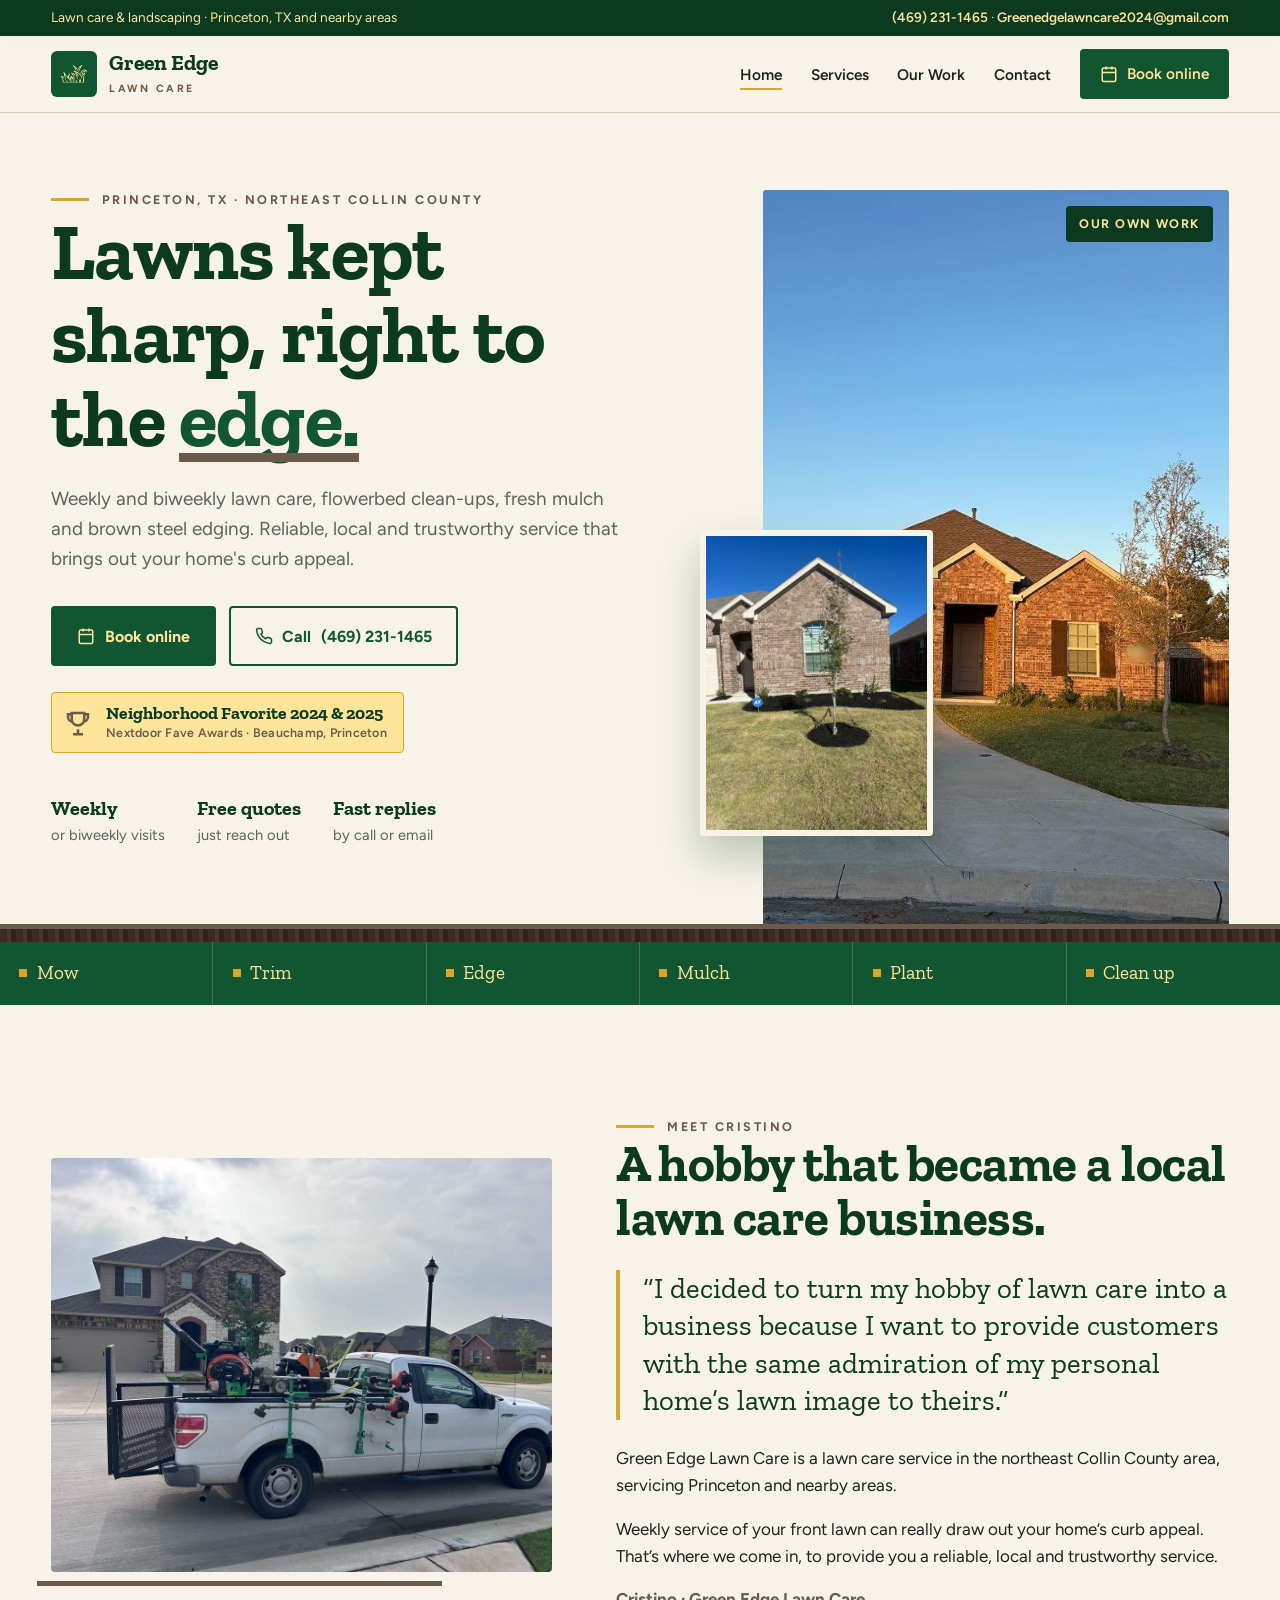
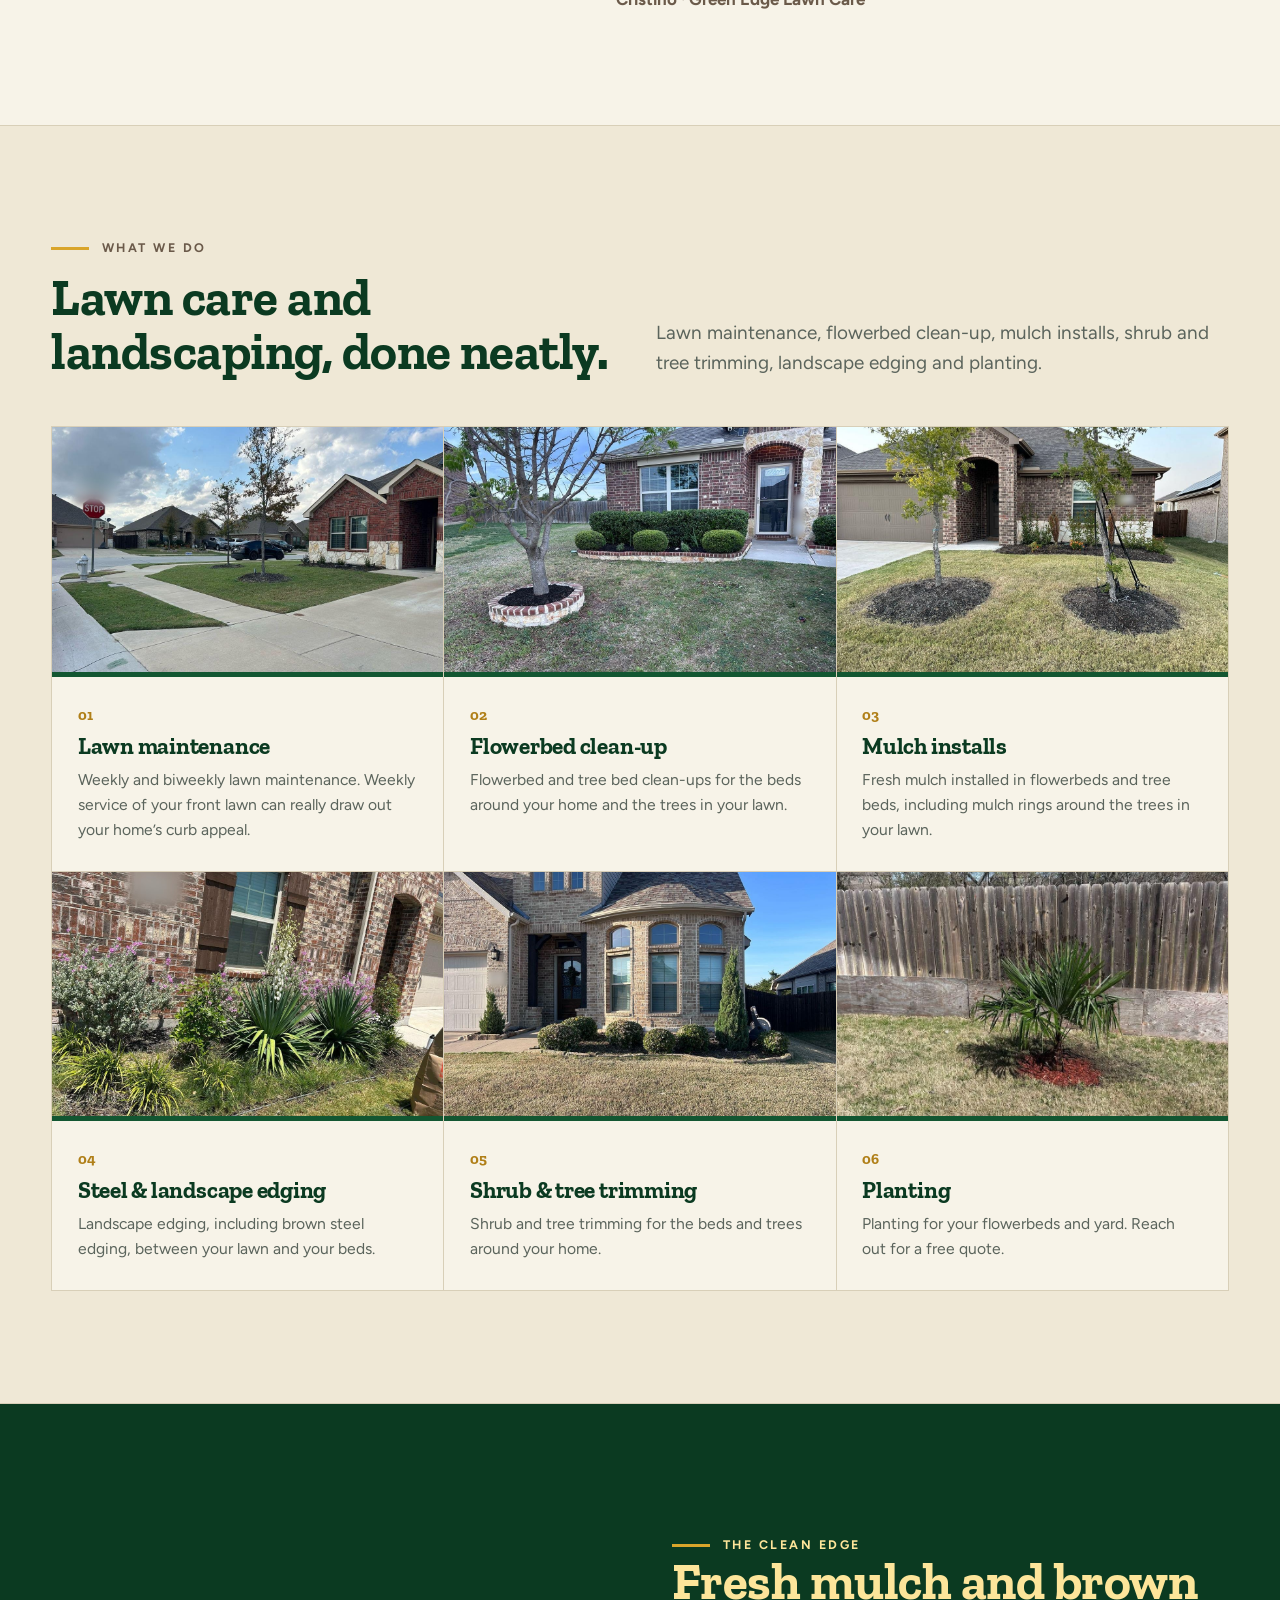
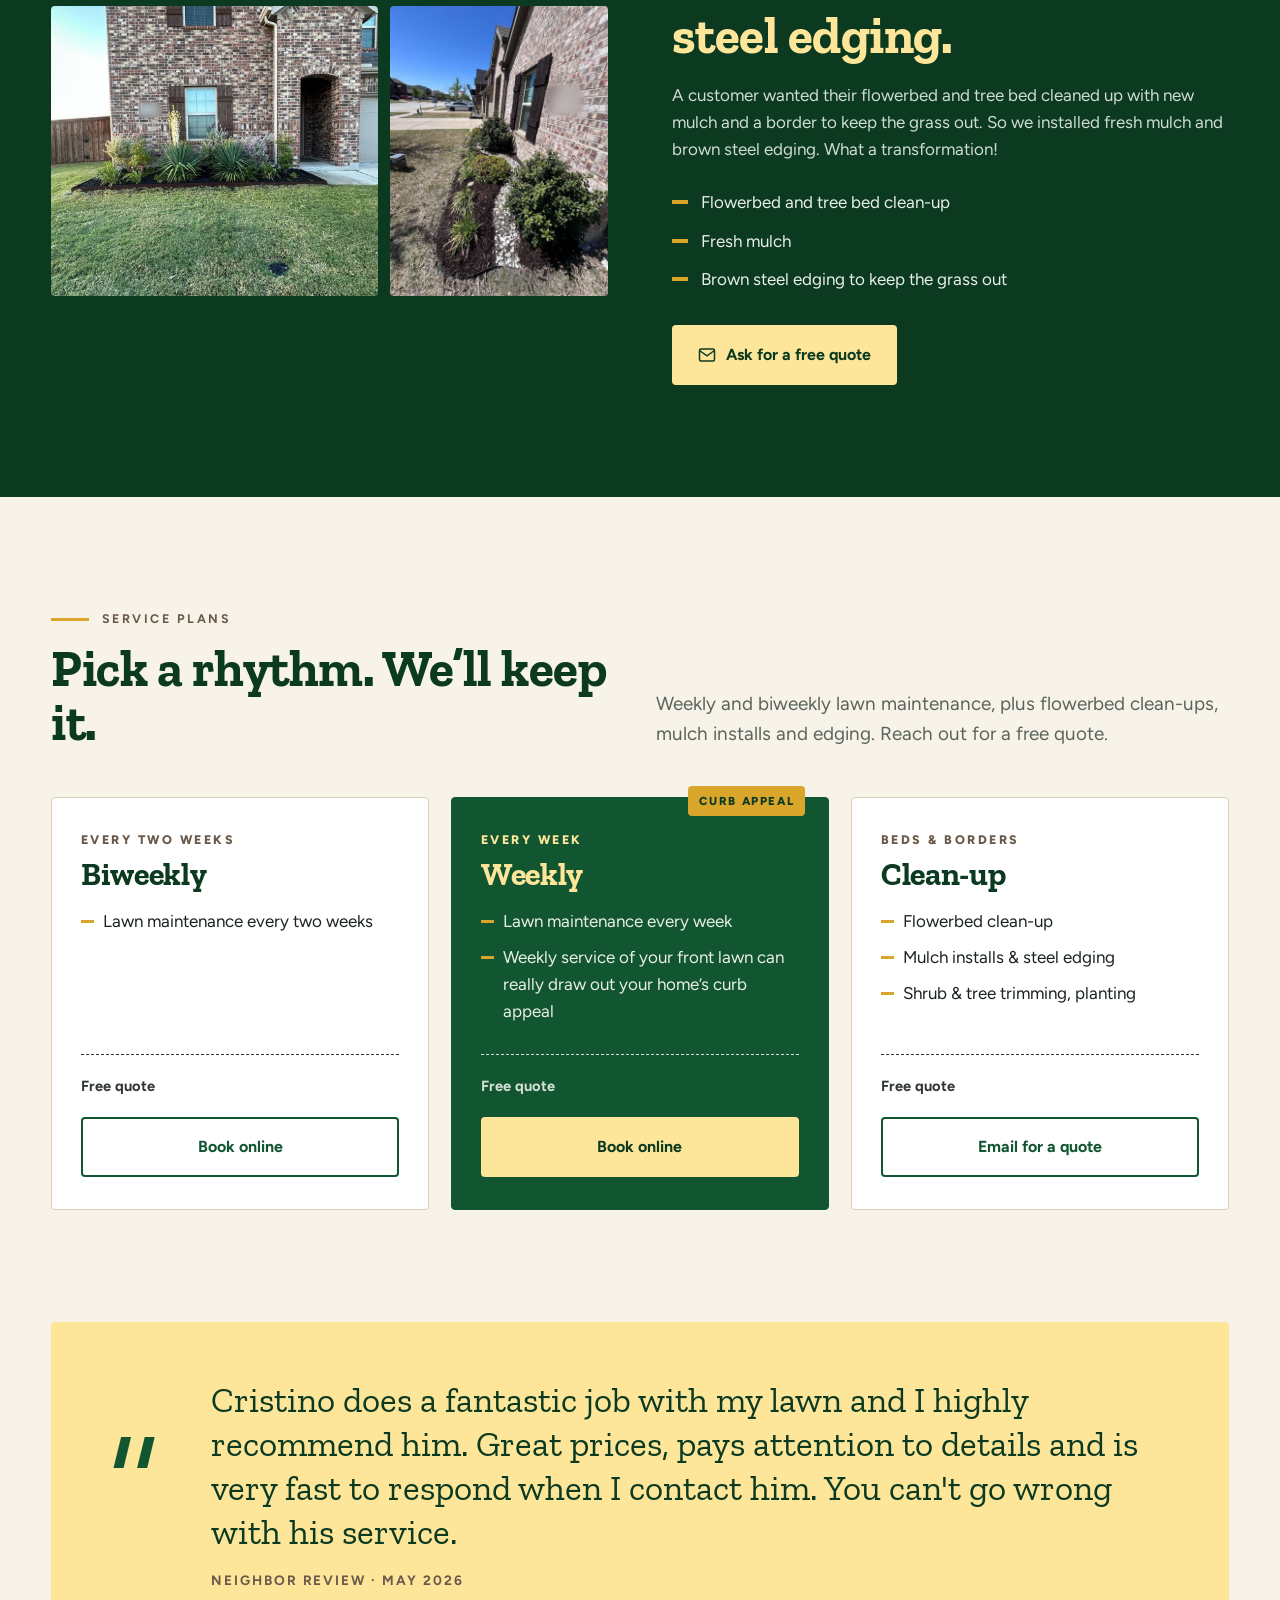
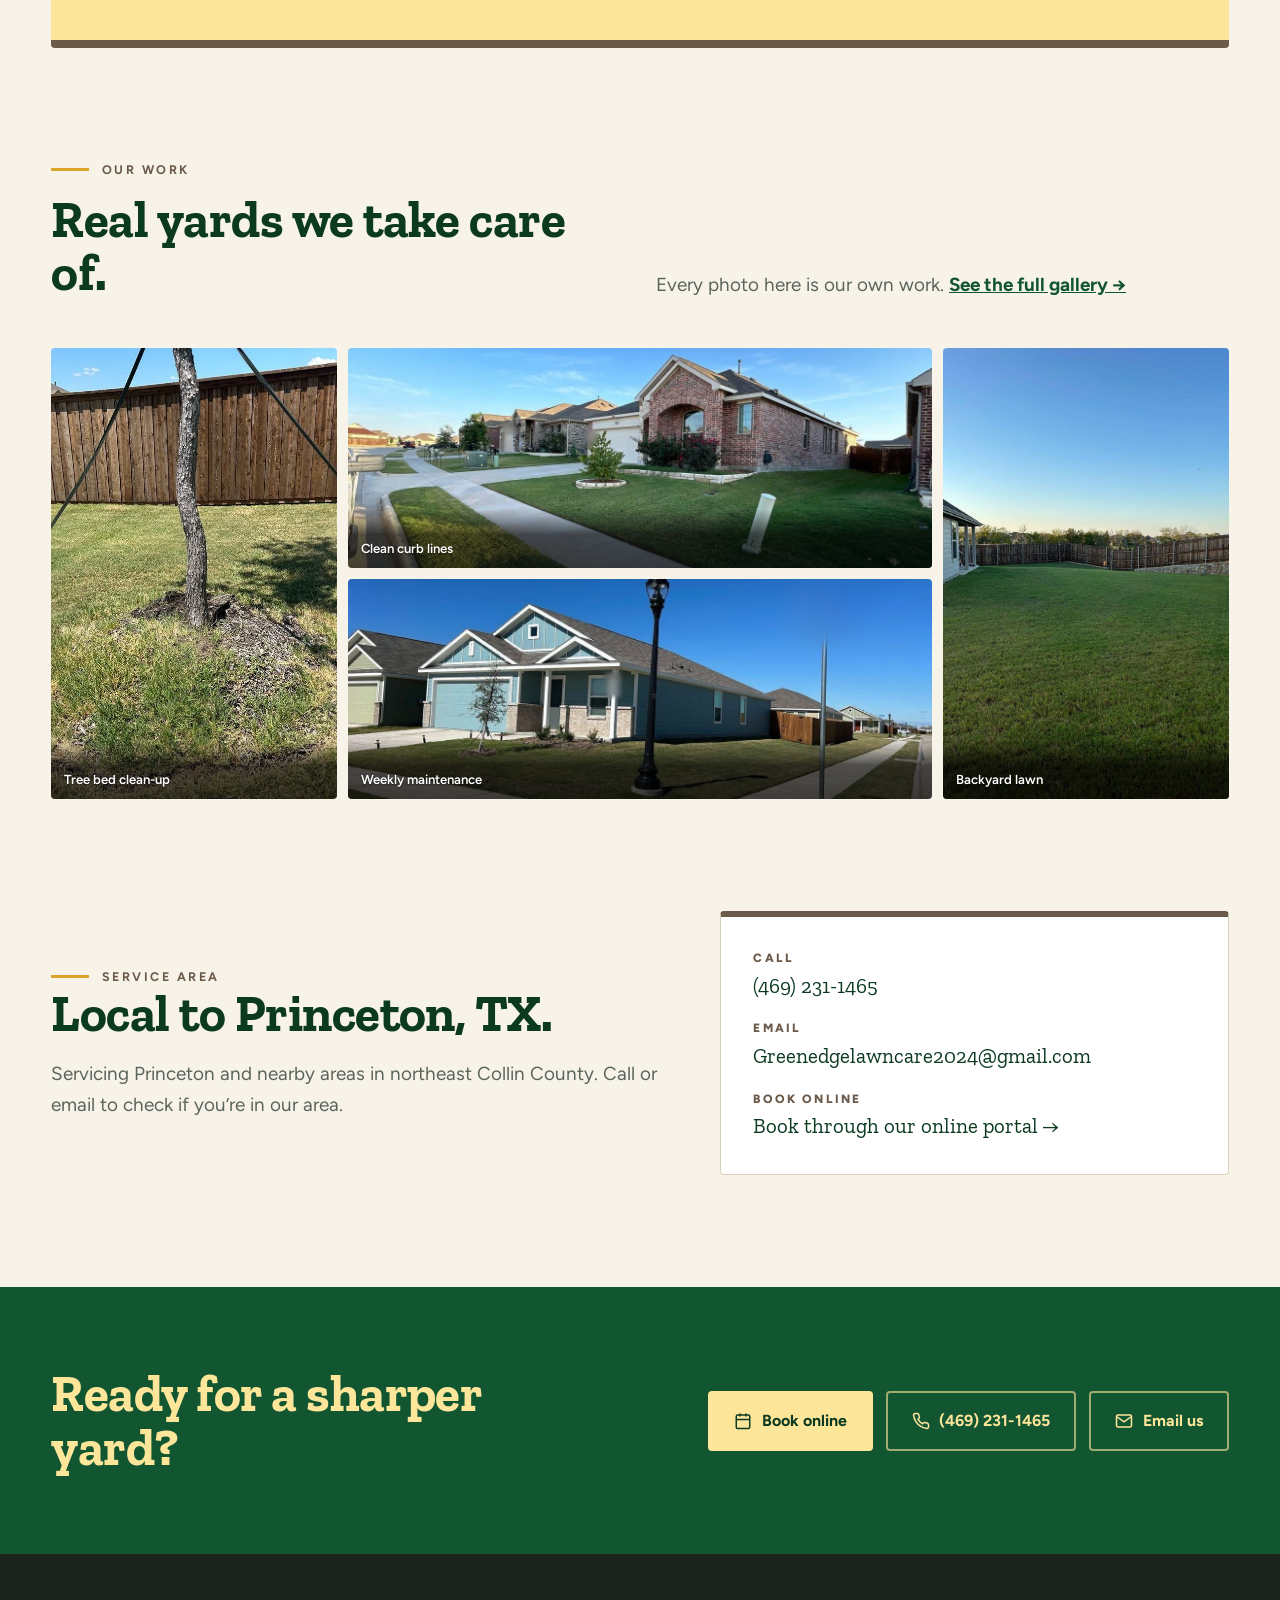
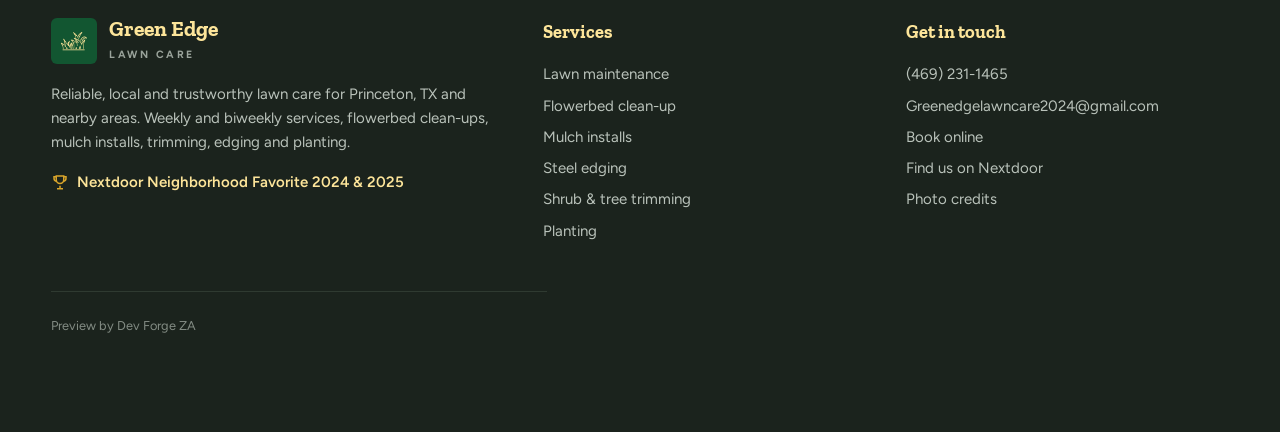
<file: index.html>
<!doctype html>
<html lang="en">
<head>
<meta charset="utf-8">
<meta name="viewport" content="width=device-width,initial-scale=1">
<title>Green Edge Lawn Care | Lawn Care in Princeton, TX</title>
<meta name="description" content="Green Edge Lawn Care: weekly and biweekly lawn maintenance, flowerbed clean-up, mulch installs, steel edging, trimming and planting in Princeton, TX and nearby areas. Call (469) 231-1465.">
<meta name="robots" content="noindex">
<meta name="theme-color" content="#125631">
<meta property="og:title" content="Green Edge Lawn Care | Lawn Care in Princeton, TX">
<meta property="og:description" content="Green Edge Lawn Care: weekly and biweekly lawn maintenance, flowerbed clean-up, mulch installs, steel edging, trimming and planting in Princeton, TX and nearby areas. Call (469) 231-1465.">
<meta property="og:type" content="website">
<meta property="og:url" content="https://rudsrudibotha.github.io/green-edge-lawn-care-preview/">
<meta property="og:image" content="https://rudsrudibotha.github.io/green-edge-lawn-care-preview/images/own-cover.jpg">
<link rel="icon" href="favicon.png">
<link rel="apple-touch-icon" href="apple-touch-icon.png">
<link rel="preconnect" href="https://fonts.googleapis.com">
<link rel="preconnect" href="https://fonts.gstatic.com" crossorigin>
<link href="https://fonts.googleapis.com/css2?family=Figtree:wght@400;500;600;700;800&family=Zilla+Slab:wght@600;700&display=swap" rel="stylesheet">
<link rel="stylesheet" href="styles.css">
</head>
<body>
<div class="strip"><div class="wrap"><span>Lawn care &amp; landscaping · Princeton, TX and nearby areas</span><span><a href="tel:+14692311465"><span class="nw">(469) 231-1465</span></a><span class="hide-sm"> · <a href="mailto:Greenedgelawncare2024@gmail.com?subject=Lawn%20care%20quote"><span class="email">Greenedgelawncare2024@<wbr>gmail.com</span></a></span></span></div></div>
<header class="nav"><div class="wrap">
<a class="brand" href="index.html"><img src="images/own-logo-sm.jpg" alt="Green Edge Lawn Care logo" width="46" height="46"><span><b>Green Edge</b><small>Lawn Care</small></span></a>
<button class="menu-btn" type="button" aria-expanded="false" aria-controls="menu" aria-label="Open menu"><svg class="i-open" viewBox="0 0 24 24" fill="none" stroke="currentColor" stroke-width="2.2" stroke-linecap="round" aria-hidden="true"><path d="M4 7h16M4 12h16M4 17h16"/></svg><svg class="i-close" viewBox="0 0 24 24" fill="none" stroke="currentColor" stroke-width="2.2" stroke-linecap="round" aria-hidden="true"><path d="M6 6l12 12M18 6L6 18"/></svg><span class="mb-t">Menu</span></button>
<ul id="menu"><li><a href="index.html" aria-current="page">Home</a></li><li><a href="services.html">Services</a></li><li><a href="work.html">Our Work</a></li><li><a href="contact.html">Contact</a></li><li><a class="btn btn-green" href="https://www.yardbook.com/businesses/131669" target="_blank" rel="noopener"><svg viewBox="0 0 24 24" fill="none" stroke="currentColor" stroke-width="2"><rect x="3" y="4" width="18" height="18" rx="2"/><path d="M16 2v4M8 2v4M3 10h18"/></svg> Book online</a></li></ul>
</div></header>
<main>

<section class="hero"><div class="wrap hero-grid">
<div class="hero-copy">
<p class="eyebrow">Princeton, TX · Northeast Collin County</p>
<h1>Lawns kept sharp, right to the <em>edge.</em></h1>
<p class="lead">Weekly and biweekly lawn care, flowerbed clean-ups, fresh mulch and brown steel edging. Reliable, local and trustworthy service that brings out your home's curb appeal.</p>
<div class="hero-ctas"><a class="btn btn-green" href="https://www.yardbook.com/businesses/131669" target="_blank" rel="noopener"><svg viewBox="0 0 24 24" fill="none" stroke="currentColor" stroke-width="2"><rect x="3" y="4" width="18" height="18" rx="2"/><path d="M16 2v4M8 2v4M3 10h18"/></svg> Book online</a><a class="btn btn-line" href="tel:+14692311465"><svg viewBox="0 0 24 24" fill="none" stroke="currentColor" stroke-width="2"><path d="M22 16.9v3a2 2 0 0 1-2.2 2 19.8 19.8 0 0 1-8.6-3.1 19.5 19.5 0 0 1-6-6A19.8 19.8 0 0 1 2.1 4.2 2 2 0 0 1 4.1 2h3a2 2 0 0 1 2 1.7c.1.9.4 1.8.7 2.7a2 2 0 0 1-.5 2.1L8 9.8a16 16 0 0 0 6 6l1.3-1.3a2 2 0 0 1 2.1-.4c.9.3 1.8.6 2.7.7a2 2 0 0 1 1.7 2z"/></svg> Call <span class="nw">(469) 231-1465</span></a></div>
<a class="fave" href="https://nextdoor.com/pages/green-edge-lawn-care-princeton-tx/" target="_blank" rel="noopener"><svg viewBox="0 0 24 24" fill="none" stroke="currentColor" stroke-width="2" aria-hidden="true"><path d="M8 21h8M12 17v4M7 4h10v5a5 5 0 0 1-10 0z"/><path d="M17 5h3v2a4 4 0 0 1-4 4M7 5H4v2a4 4 0 0 0 4 4"/></svg><span><b>Neighborhood Favorite 2024 &amp; 2025</b><small>Nextdoor Fave Awards · Beauchamp, Princeton</small></span></a>
<div class="hero-facts"><span><b>Weekly</b>or biweekly visits</span><span><b>Free quotes</b>just reach out</span><span><b>Fast replies</b>by call or email</span></div>
</div>
<div class="hero-art">
<div class="main"><img src="images/own-sunset-front-lawn.jpg" alt="Freshly cut front lawn and driveway at golden hour" width="1200" height="900" fetchpriority="high"></div>
<div class="inset"><img src="images/own-tree-ring-portrait.jpg" alt="Young tree with a clean mulch ring in a trimmed lawn" width="900" height="1200"></div>
<span class="tag">Our own work</span>
</div>
</div>
<div class="edge" aria-hidden="true"></div>
<div class="edge-rule" aria-label="What we do"><span>Mow</span><span>Trim</span><span>Edge</span><span>Mulch</span><span>Plant</span><span>Clean up</span></div>
</section>

<section class="about"><div class="wrap about-grid">
<div class="about-photo reveal"><img src="images/own-work-truck.jpg" alt="Green Edge Lawn Care truck and trailer loaded with equipment on a neighborhood street" width="1200" height="900" loading="lazy"></div>
<div class="reveal">
<p class="eyebrow">Meet Cristino</p>
<h2>A hobby that became a local lawn care business.</h2>
<blockquote class="owner">“I decided to turn my hobby of lawn care into a business because I want to provide customers with the same admiration of my personal home’s lawn image to theirs.”</blockquote>
<p>Green Edge Lawn Care is a lawn care service in the northeast Collin County area, servicing Princeton and nearby areas.</p>
<p>Weekly service of your front lawn can really draw out your home’s curb appeal. That’s where we come in, to provide you a reliable, local and trustworthy service.</p>
<p class="sig">Cristino · Green Edge Lawn Care</p>
</div>
</div></section>

<section class="services" id="services"><div class="wrap">
<div class="sec-head"><div><p class="eyebrow">What we do</p><h2>Lawn care and landscaping, done neatly.</h2></div><p class="lead">Lawn maintenance, flowerbed clean-up, mulch installs, shrub and tree trimming, landscape edging and planting.</p></div>
<div class="svc-grid"><article class="svc reveal"><img src="images/own-corner-lot-lawn.jpg" alt="Front lawn in a Princeton-area neighborhood, freshly maintained" loading="lazy" width="1200" height="900"><div class="body"><span class="num" aria-hidden="true">01</span><h3>Lawn maintenance</h3><p>Weekly and biweekly lawn maintenance. Weekly service of your front lawn can really draw out your home’s curb appeal.</p></div></article><article class="svc reveal"><img src="images/own-tree-ring-front-yard.jpg" alt="Bordered flowerbed of trimmed shrubs and a mulched tree ring in a front yard" loading="lazy" width="1200" height="900"><div class="body"><span class="num" aria-hidden="true">02</span><h3>Flowerbed clean-up</h3><p>Flowerbed and tree bed clean-ups for the beds around your home and the trees in your lawn.</p></div></article><article class="svc reveal"><img src="images/own-twin-tree-rings.jpg" alt="Two young trees with fresh mulch rings in a front lawn" loading="lazy" width="1200" height="900"><div class="body"><span class="num" aria-hidden="true">03</span><h3>Mulch installs</h3><p>Fresh mulch installed in flowerbeds and tree beds, including mulch rings around the trees in your lawn.</p></div></article><article class="svc reveal"><img src="images/own-steel-edging-flowerbed-closeup.jpg" alt="Brown steel edging holding a mulched bed of yucca and flowering shrubs" loading="lazy" width="1200" height="900"><div class="body"><span class="num" aria-hidden="true">04</span><h3>Steel &amp; landscape edging</h3><p>Landscape edging, including brown steel edging, between your lawn and your beds.</p></div></article><article class="svc reveal"><img src="images/own-stone-home-shrubs.jpg" alt="Neatly shaped shrubs in front of a stone home" loading="lazy" width="1200" height="900"><div class="body"><span class="num" aria-hidden="true">05</span><h3>Shrub &amp; tree trimming</h3><p>Shrub and tree trimming for the beds and trees around your home.</p></div></article><article class="svc reveal"><img src="images/own-palm-planting.jpg" alt="Newly planted palm with a fresh mulch bed along a fence" loading="lazy" width="1200" height="900"><div class="body"><span class="num" aria-hidden="true">06</span><h3>Planting</h3><p>Planting for your flowerbeds and yard. Reach out for a free quote.</p></div></article></div>
</div></section>

<section class="feature"><div class="wrap feature-grid">
<div class="pair reveal"><img src="images/own-steel-edging-flowerbed-wide.jpg" alt="Flowerbed with fresh mulch and brown steel edging along a brick home" width="1200" height="900" loading="lazy"><img src="images/own-side-bed-mulch-rock.jpg" alt="Side-yard bed with new mulch, river rock and shrubs" width="900" height="1200" loading="lazy"></div>
<div class="reveal">
<p class="eyebrow">The clean edge</p>
<h2>Fresh mulch and brown steel edging.</h2>
<p>A customer wanted their flowerbed and tree bed cleaned up with new mulch and a border to keep the grass out. So we installed fresh mulch and brown steel edging. What a transformation!</p>
<ul><li>Flowerbed and tree bed clean-up</li><li>Fresh mulch</li><li>Brown steel edging to keep the grass out</li></ul>
<a class="btn btn-cream" href="mailto:Greenedgelawncare2024@gmail.com?subject=Lawn%20care%20quote"><svg viewBox="0 0 24 24" fill="none" stroke="currentColor" stroke-width="2"><rect x="2" y="4" width="20" height="16" rx="2"/><path d="m22 6-10 7L2 6"/></svg> Ask for a free quote</a>
</div>
</div></section>

<section class="plans" id="plans"><div class="wrap">
<div class="sec-head"><div><p class="eyebrow">Service plans</p><h2>Pick a rhythm. We’ll keep it.</h2></div><p class="lead">Weekly and biweekly lawn maintenance, plus flowerbed clean-ups, mulch installs and edging. Reach out for a free quote.</p></div>
<div class="plans-grid">
<div class="plan reveal"><span class="freq">Every two weeks</span><h3>Biweekly</h3><ul><li>Lawn maintenance every two weeks</li></ul><p class="quote">Free quote</p><a class="btn btn-line" href="https://www.yardbook.com/businesses/131669" target="_blank" rel="noopener">Book online</a></div>
<div class="plan feat reveal"><span class="ribbon">Curb appeal</span><span class="freq">Every week</span><h3>Weekly</h3><ul><li>Lawn maintenance every week</li><li>Weekly service of your front lawn can really draw out your home’s curb appeal</li></ul><p class="quote">Free quote</p><a class="btn btn-cream" href="https://www.yardbook.com/businesses/131669" target="_blank" rel="noopener">Book online</a></div>
<div class="plan reveal"><span class="freq">Beds &amp; borders</span><h3>Clean-up</h3><ul><li>Flowerbed clean-up</li><li>Mulch installs &amp; steel edging</li><li>Shrub &amp; tree trimming, planting</li></ul><p class="quote">Free quote</p><a class="btn btn-line" href="mailto:Greenedgelawncare2024@gmail.com?subject=Lawn%20care%20quote">Email for a quote</a></div>
</div>
</div></section>

<section class="review"><div class="wrap">
<div class="review-card reveal"><span class="mark" aria-hidden="true">“</span>
<div><blockquote>Cristino does a fantastic job with my lawn and I highly recommend him. Great prices, pays attention to details and is very fast to respond when I contact him. You can't go wrong with his service.</blockquote><cite>Neighbor review · May 2026</cite></div></div>
</div></section>

<section class="work-teaser"><div class="wrap">
<div class="sec-head"><div><p class="eyebrow">Our work</p><h2>Real yards we take care of.</h2></div><p class="lead">Every photo here is our own work. <a href="work.html" style="color:var(--green);font-weight:700">See the full gallery →</a></p></div>
<div class="gallery gallery-home">
<figure class="tall reveal"><img src="images/own-tree-bed-staked.jpg" alt="Tree bed beside a wood fence, with the tree staked" loading="lazy"><figcaption>Tree bed clean-up</figcaption></figure>
<figure class="wide reveal"><img src="images/own-neighborhood-curb.jpg" alt="Neatly edged lawns along a neighborhood sidewalk" loading="lazy"><figcaption>Clean curb lines</figcaption></figure>
<figure class="wide reveal"><img src="images/own-blue-home-street.jpg" alt="Maintained front lawn on a corner lot" loading="lazy"><figcaption>Weekly maintenance</figcaption></figure>
<figure class="tall reveal"><img src="images/own-backyard-lawn.jpg" alt="Freshly cut backyard lawn along a wood fence" loading="lazy"><figcaption>Backyard lawn</figcaption></figure>
</div>
</div></section>

<section class="area" style="padding-top:0"><div class="wrap area-grid">
<div class="reveal"><p class="eyebrow">Service area</p><h2>Local to Princeton, TX.</h2><p class="lead" style="margin-top:1.2rem">Servicing Princeton and nearby areas in northeast Collin County. Call or email to check if you’re in our area.</p></div>
<div class="area-card reveal"><dl>
<div><dt>Call</dt><dd><a href="tel:+14692311465"><span class="nw">(469) 231-1465</span></a></dd></div>
<div><dt>Email</dt><dd><a href="mailto:Greenedgelawncare2024@gmail.com?subject=Lawn%20care%20quote"><span class="email">Greenedgelawncare2024@<wbr>gmail.com</span></a></dd></div>
<div><dt>Book online</dt><dd><a href="https://www.yardbook.com/businesses/131669" target="_blank" rel="noopener">Book through our online portal&nbsp;→</a></dd></div>
</dl></div>
</div></section>
<section class="cta-band"><div class="wrap">
<h2>Ready for a sharper yard?</h2>
<div class="btns"><a class="btn btn-cream" href="https://www.yardbook.com/businesses/131669" target="_blank" rel="noopener"><svg viewBox="0 0 24 24" fill="none" stroke="currentColor" stroke-width="2"><rect x="3" y="4" width="18" height="18" rx="2"/><path d="M16 2v4M8 2v4M3 10h18"/></svg> Book online</a><a class="btn btn-line-light" href="tel:+14692311465"><svg viewBox="0 0 24 24" fill="none" stroke="currentColor" stroke-width="2"><path d="M22 16.9v3a2 2 0 0 1-2.2 2 19.8 19.8 0 0 1-8.6-3.1 19.5 19.5 0 0 1-6-6A19.8 19.8 0 0 1 2.1 4.2 2 2 0 0 1 4.1 2h3a2 2 0 0 1 2 1.7c.1.9.4 1.8.7 2.7a2 2 0 0 1-.5 2.1L8 9.8a16 16 0 0 0 6 6l1.3-1.3a2 2 0 0 1 2.1-.4c.9.3 1.8.6 2.7.7a2 2 0 0 1 1.7 2z"/></svg> <span class="nw">(469) 231-1465</span></a><a class="btn btn-line-light" href="mailto:Greenedgelawncare2024@gmail.com?subject=Lawn%20care%20quote"><svg viewBox="0 0 24 24" fill="none" stroke="currentColor" stroke-width="2"><rect x="2" y="4" width="20" height="16" rx="2"/><path d="m22 6-10 7L2 6"/></svg> Email us</a></div>
</div></section>
</main>
<footer><div class="wrap">
<div class="foot-grid">
<div><a class="brand" href="index.html"><img src="images/own-logo.jpg" alt="" width="46" height="46" loading="lazy"><span><b>Green Edge</b><small>Lawn Care</small></span></a>
<p style="margin-top:1.1rem">Reliable, local and trustworthy lawn care for Princeton, TX and nearby areas. Weekly and biweekly services, flowerbed clean-ups, mulch installs, trimming, edging and planting.</p>
<p class="foot-fave"><svg viewBox="0 0 24 24" fill="none" stroke="currentColor" stroke-width="2" aria-hidden="true"><path d="M8 21h8M12 17v4M7 4h10v5a5 5 0 0 1-10 0z"/><path d="M17 5h3v2a4 4 0 0 1-4 4M7 5H4v2a4 4 0 0 0 4 4"/></svg><span>Nextdoor Neighborhood Favorite 2024 &amp; 2025</span></p></div>
<div><h4>Services</h4><ul><li><a href="services.html#maintenance">Lawn maintenance</a></li><li><a href="services.html#flowerbeds">Flowerbed clean-up</a></li><li><a href="services.html#mulch">Mulch installs</a></li><li><a href="services.html#edging">Steel edging</a></li><li><a href="services.html#trimming">Shrub &amp; tree trimming</a></li><li><a href="services.html#planting">Planting</a></li></ul></div>
<div><h4>Get in touch</h4><ul><li><a href="tel:+14692311465"><span class="nw">(469) 231-1465</span></a></li><li><a href="mailto:Greenedgelawncare2024@gmail.com?subject=Lawn%20care%20quote"><span class="email">Greenedgelawncare2024@<wbr>gmail.com</span></a></li><li><a href="https://www.yardbook.com/businesses/131669" target="_blank" rel="noopener">Book online</a></li><li><a href="https://nextdoor.com/pages/green-edge-lawn-care-princeton-tx/" target="_blank" rel="noopener">Find us on Nextdoor</a></li><li><a href="SOURCES.txt">Photo credits</a></li></ul></div>
</div>
<p class="disclaimer">Preview by Dev Forge ZA</p>
</div></footer>
<nav class="callbar" aria-label="Quick contact">
<a href="tel:+14692311465"><svg viewBox="0 0 24 24" fill="none" stroke="currentColor" stroke-width="2"><path d="M22 16.9v3a2 2 0 0 1-2.2 2 19.8 19.8 0 0 1-8.6-3.1 19.5 19.5 0 0 1-6-6A19.8 19.8 0 0 1 2.1 4.2 2 2 0 0 1 4.1 2h3a2 2 0 0 1 2 1.7c.1.9.4 1.8.7 2.7a2 2 0 0 1-.5 2.1L8 9.8a16 16 0 0 0 6 6l1.3-1.3a2 2 0 0 1 2.1-.4c.9.3 1.8.6 2.7.7a2 2 0 0 1 1.7 2z"/></svg>Call</a><a href="mailto:Greenedgelawncare2024@gmail.com?subject=Lawn%20care%20quote"><svg viewBox="0 0 24 24" fill="none" stroke="currentColor" stroke-width="2"><rect x="2" y="4" width="20" height="16" rx="2"/><path d="m22 6-10 7L2 6"/></svg>Email</a><a href="https://www.yardbook.com/businesses/131669" target="_blank" rel="noopener"><svg viewBox="0 0 24 24" fill="none" stroke="currentColor" stroke-width="2"><rect x="3" y="4" width="18" height="18" rx="2"/><path d="M16 2v4M8 2v4M3 10h18"/></svg>Book</a>
</nav>
<script>
const b=document.querySelector('.menu-btn'),m=document.getElementById('menu');
const t=b.querySelector('.mb-t');
function setMenu(o){m.classList.toggle('open',o);b.setAttribute('aria-expanded',o);b.setAttribute('aria-label',o?'Close menu':'Open menu');t.textContent=o?'Close':'Menu';}
b.addEventListener('click',()=>setMenu(!m.classList.contains('open')));
document.addEventListener('keydown',e=>{if(e.key==='Escape'&&m.classList.contains('open')){setMenu(false);b.focus();}});
const io=new IntersectionObserver(es=>es.forEach(e=>{if(e.isIntersecting){e.target.classList.add('in');io.unobserve(e.target);}}),{threshold:.12});
document.querySelectorAll('.reveal').forEach(el=>io.observe(el));
</script>
</body>
</html>
</file>
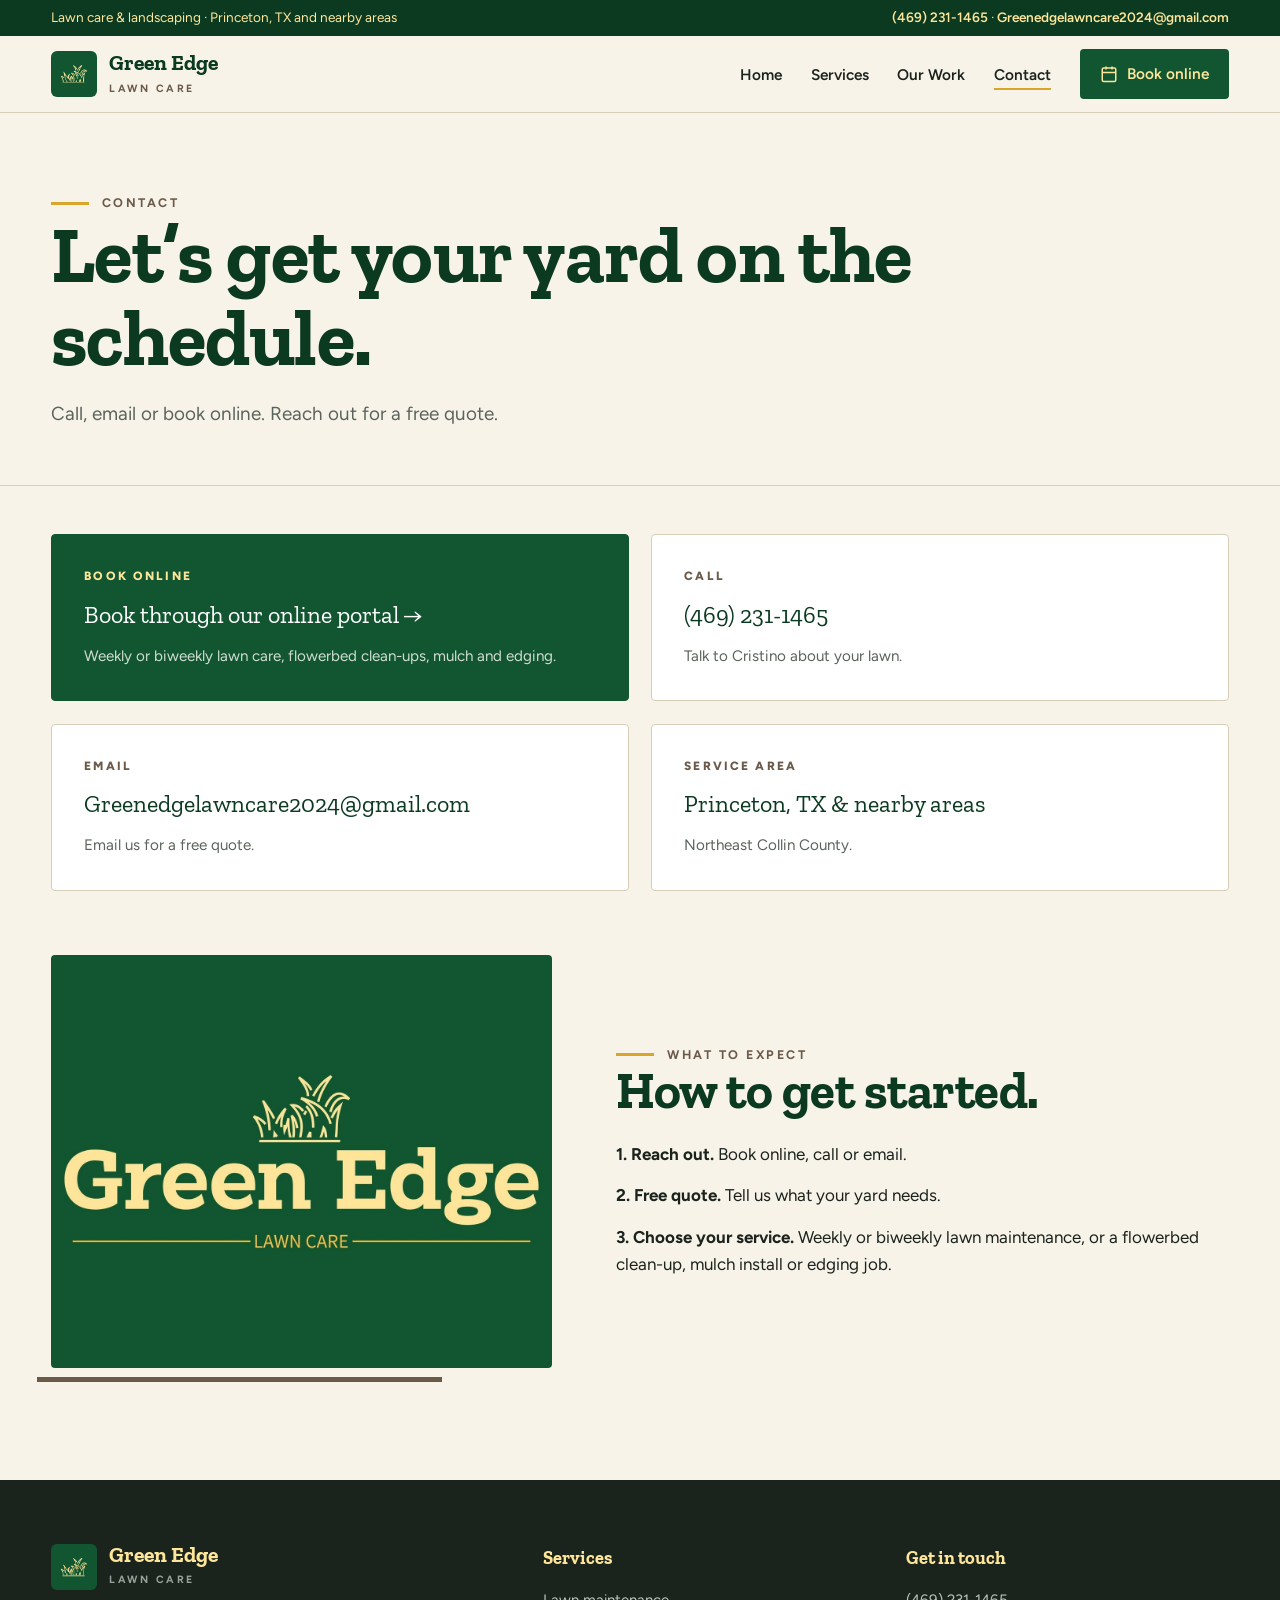
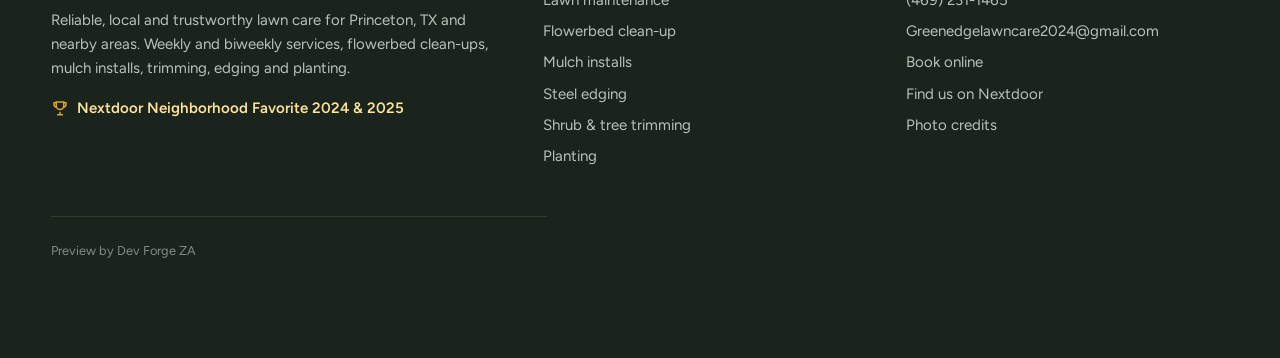
<file: contact.html>
<!doctype html>
<html lang="en">
<head>
<meta charset="utf-8">
<meta name="viewport" content="width=device-width,initial-scale=1">
<title>Contact | Green Edge Lawn Care, Princeton TX</title>
<meta name="description" content="Call (469) 231-1465, email Greenedgelawncare2024@gmail.com or book online with Green Edge Lawn Care in Princeton, TX.">
<meta name="robots" content="noindex">
<meta name="theme-color" content="#125631">
<meta property="og:title" content="Contact | Green Edge Lawn Care, Princeton TX">
<meta property="og:description" content="Call (469) 231-1465, email Greenedgelawncare2024@gmail.com or book online with Green Edge Lawn Care in Princeton, TX.">
<meta property="og:type" content="website">
<meta property="og:url" content="https://rudsrudibotha.github.io/green-edge-lawn-care-preview/contact.html">
<meta property="og:image" content="https://rudsrudibotha.github.io/green-edge-lawn-care-preview/images/own-cover.jpg">
<link rel="icon" href="favicon.png">
<link rel="apple-touch-icon" href="apple-touch-icon.png">
<link rel="preconnect" href="https://fonts.googleapis.com">
<link rel="preconnect" href="https://fonts.gstatic.com" crossorigin>
<link href="https://fonts.googleapis.com/css2?family=Figtree:wght@400;500;600;700;800&family=Zilla+Slab:wght@600;700&display=swap" rel="stylesheet">
<link rel="stylesheet" href="styles.css">
</head>
<body>
<div class="strip"><div class="wrap"><span>Lawn care &amp; landscaping · Princeton, TX and nearby areas</span><span><a href="tel:+14692311465"><span class="nw">(469) 231-1465</span></a><span class="hide-sm"> · <a href="mailto:Greenedgelawncare2024@gmail.com?subject=Lawn%20care%20quote"><span class="email">Greenedgelawncare2024@<wbr>gmail.com</span></a></span></span></div></div>
<header class="nav"><div class="wrap">
<a class="brand" href="index.html"><img src="images/own-logo-sm.jpg" alt="Green Edge Lawn Care logo" width="46" height="46"><span><b>Green Edge</b><small>Lawn Care</small></span></a>
<button class="menu-btn" type="button" aria-expanded="false" aria-controls="menu" aria-label="Open menu"><svg class="i-open" viewBox="0 0 24 24" fill="none" stroke="currentColor" stroke-width="2.2" stroke-linecap="round" aria-hidden="true"><path d="M4 7h16M4 12h16M4 17h16"/></svg><svg class="i-close" viewBox="0 0 24 24" fill="none" stroke="currentColor" stroke-width="2.2" stroke-linecap="round" aria-hidden="true"><path d="M6 6l12 12M18 6L6 18"/></svg><span class="mb-t">Menu</span></button>
<ul id="menu"><li><a href="index.html">Home</a></li><li><a href="services.html">Services</a></li><li><a href="work.html">Our Work</a></li><li><a href="contact.html" aria-current="page">Contact</a></li><li><a class="btn btn-green" href="https://www.yardbook.com/businesses/131669" target="_blank" rel="noopener"><svg viewBox="0 0 24 24" fill="none" stroke="currentColor" stroke-width="2"><rect x="3" y="4" width="18" height="18" rx="2"/><path d="M16 2v4M8 2v4M3 10h18"/></svg> Book online</a></li></ul>
</div></header>
<main>

<section class="page-hero"><div class="wrap"><p class="eyebrow">Contact</p><h1>Let’s get your yard on the schedule.</h1><p class="lead">Call, email or book online. Reach out for a free quote.</p></div></section>
<section style="padding-top:3rem"><div class="wrap">
<div class="contact-grid">
<a class="c-card primary reveal" href="https://www.yardbook.com/businesses/131669" target="_blank" rel="noopener"><span class="k">Book online</span><span class="v">Book through our online portal&nbsp;→</span><p>Weekly or biweekly lawn care, flowerbed clean-ups, mulch and edging.</p></a>
<a class="c-card reveal" href="tel:+14692311465"><span class="k">Call</span><span class="v"><span class="nw">(469) 231-1465</span></span><p>Talk to Cristino about your lawn.</p></a>
<a class="c-card reveal" href="mailto:Greenedgelawncare2024@gmail.com?subject=Lawn%20care%20quote"><span class="k">Email</span><span class="v"><span class="email">Greenedgelawncare2024@<wbr>gmail.com</span></span><p>Email us for a free quote.</p></a>
<div class="c-card reveal"><span class="k">Service area</span><span class="v">Princeton, TX &amp; nearby areas</span><p>Northeast Collin County.</p></div>
</div>
<div class="about-grid" style="margin-top:4rem">
<div class="about-photo reveal"><img src="images/own-cover.jpg" alt="Green Edge Lawn Care logo" width="1024" height="768" loading="lazy"></div>
<div class="reveal"><p class="eyebrow">What to expect</p><h2>How to get started.</h2>
<ul style="list-style:none;margin-top:1.4rem;display:grid;gap:.9rem">
<li><b>1. Reach out.</b> Book online, call or email.</li>
<li><b>2. Free quote.</b> Tell us what your yard needs.</li>
<li><b>3. Choose your service.</b> Weekly or biweekly lawn maintenance, or a flowerbed clean-up, mulch install or edging job.</li></ul></div>
</div>
</div></section>
</main>
<footer><div class="wrap">
<div class="foot-grid">
<div><a class="brand" href="index.html"><img src="images/own-logo.jpg" alt="" width="46" height="46" loading="lazy"><span><b>Green Edge</b><small>Lawn Care</small></span></a>
<p style="margin-top:1.1rem">Reliable, local and trustworthy lawn care for Princeton, TX and nearby areas. Weekly and biweekly services, flowerbed clean-ups, mulch installs, trimming, edging and planting.</p>
<p class="foot-fave"><svg viewBox="0 0 24 24" fill="none" stroke="currentColor" stroke-width="2" aria-hidden="true"><path d="M8 21h8M12 17v4M7 4h10v5a5 5 0 0 1-10 0z"/><path d="M17 5h3v2a4 4 0 0 1-4 4M7 5H4v2a4 4 0 0 0 4 4"/></svg><span>Nextdoor Neighborhood Favorite 2024 &amp; 2025</span></p></div>
<div><h4>Services</h4><ul><li><a href="services.html#maintenance">Lawn maintenance</a></li><li><a href="services.html#flowerbeds">Flowerbed clean-up</a></li><li><a href="services.html#mulch">Mulch installs</a></li><li><a href="services.html#edging">Steel edging</a></li><li><a href="services.html#trimming">Shrub &amp; tree trimming</a></li><li><a href="services.html#planting">Planting</a></li></ul></div>
<div><h4>Get in touch</h4><ul><li><a href="tel:+14692311465"><span class="nw">(469) 231-1465</span></a></li><li><a href="mailto:Greenedgelawncare2024@gmail.com?subject=Lawn%20care%20quote"><span class="email">Greenedgelawncare2024@<wbr>gmail.com</span></a></li><li><a href="https://www.yardbook.com/businesses/131669" target="_blank" rel="noopener">Book online</a></li><li><a href="https://nextdoor.com/pages/green-edge-lawn-care-princeton-tx/" target="_blank" rel="noopener">Find us on Nextdoor</a></li><li><a href="SOURCES.txt">Photo credits</a></li></ul></div>
</div>
<p class="disclaimer">Preview by Dev Forge ZA</p>
</div></footer>
<nav class="callbar" aria-label="Quick contact">
<a href="tel:+14692311465"><svg viewBox="0 0 24 24" fill="none" stroke="currentColor" stroke-width="2"><path d="M22 16.9v3a2 2 0 0 1-2.2 2 19.8 19.8 0 0 1-8.6-3.1 19.5 19.5 0 0 1-6-6A19.8 19.8 0 0 1 2.1 4.2 2 2 0 0 1 4.1 2h3a2 2 0 0 1 2 1.7c.1.9.4 1.8.7 2.7a2 2 0 0 1-.5 2.1L8 9.8a16 16 0 0 0 6 6l1.3-1.3a2 2 0 0 1 2.1-.4c.9.3 1.8.6 2.7.7a2 2 0 0 1 1.7 2z"/></svg>Call</a><a href="mailto:Greenedgelawncare2024@gmail.com?subject=Lawn%20care%20quote"><svg viewBox="0 0 24 24" fill="none" stroke="currentColor" stroke-width="2"><rect x="2" y="4" width="20" height="16" rx="2"/><path d="m22 6-10 7L2 6"/></svg>Email</a><a href="https://www.yardbook.com/businesses/131669" target="_blank" rel="noopener"><svg viewBox="0 0 24 24" fill="none" stroke="currentColor" stroke-width="2"><rect x="3" y="4" width="18" height="18" rx="2"/><path d="M16 2v4M8 2v4M3 10h18"/></svg>Book</a>
</nav>
<script>
const b=document.querySelector('.menu-btn'),m=document.getElementById('menu');
const t=b.querySelector('.mb-t');
function setMenu(o){m.classList.toggle('open',o);b.setAttribute('aria-expanded',o);b.setAttribute('aria-label',o?'Close menu':'Open menu');t.textContent=o?'Close':'Menu';}
b.addEventListener('click',()=>setMenu(!m.classList.contains('open')));
document.addEventListener('keydown',e=>{if(e.key==='Escape'&&m.classList.contains('open')){setMenu(false);b.focus();}});
const io=new IntersectionObserver(es=>es.forEach(e=>{if(e.isIntersecting){e.target.classList.add('in');io.unobserve(e.target);}}),{threshold:.12});
document.querySelectorAll('.reveal').forEach(el=>io.observe(el));
</script>
</body>
</html>
</file>
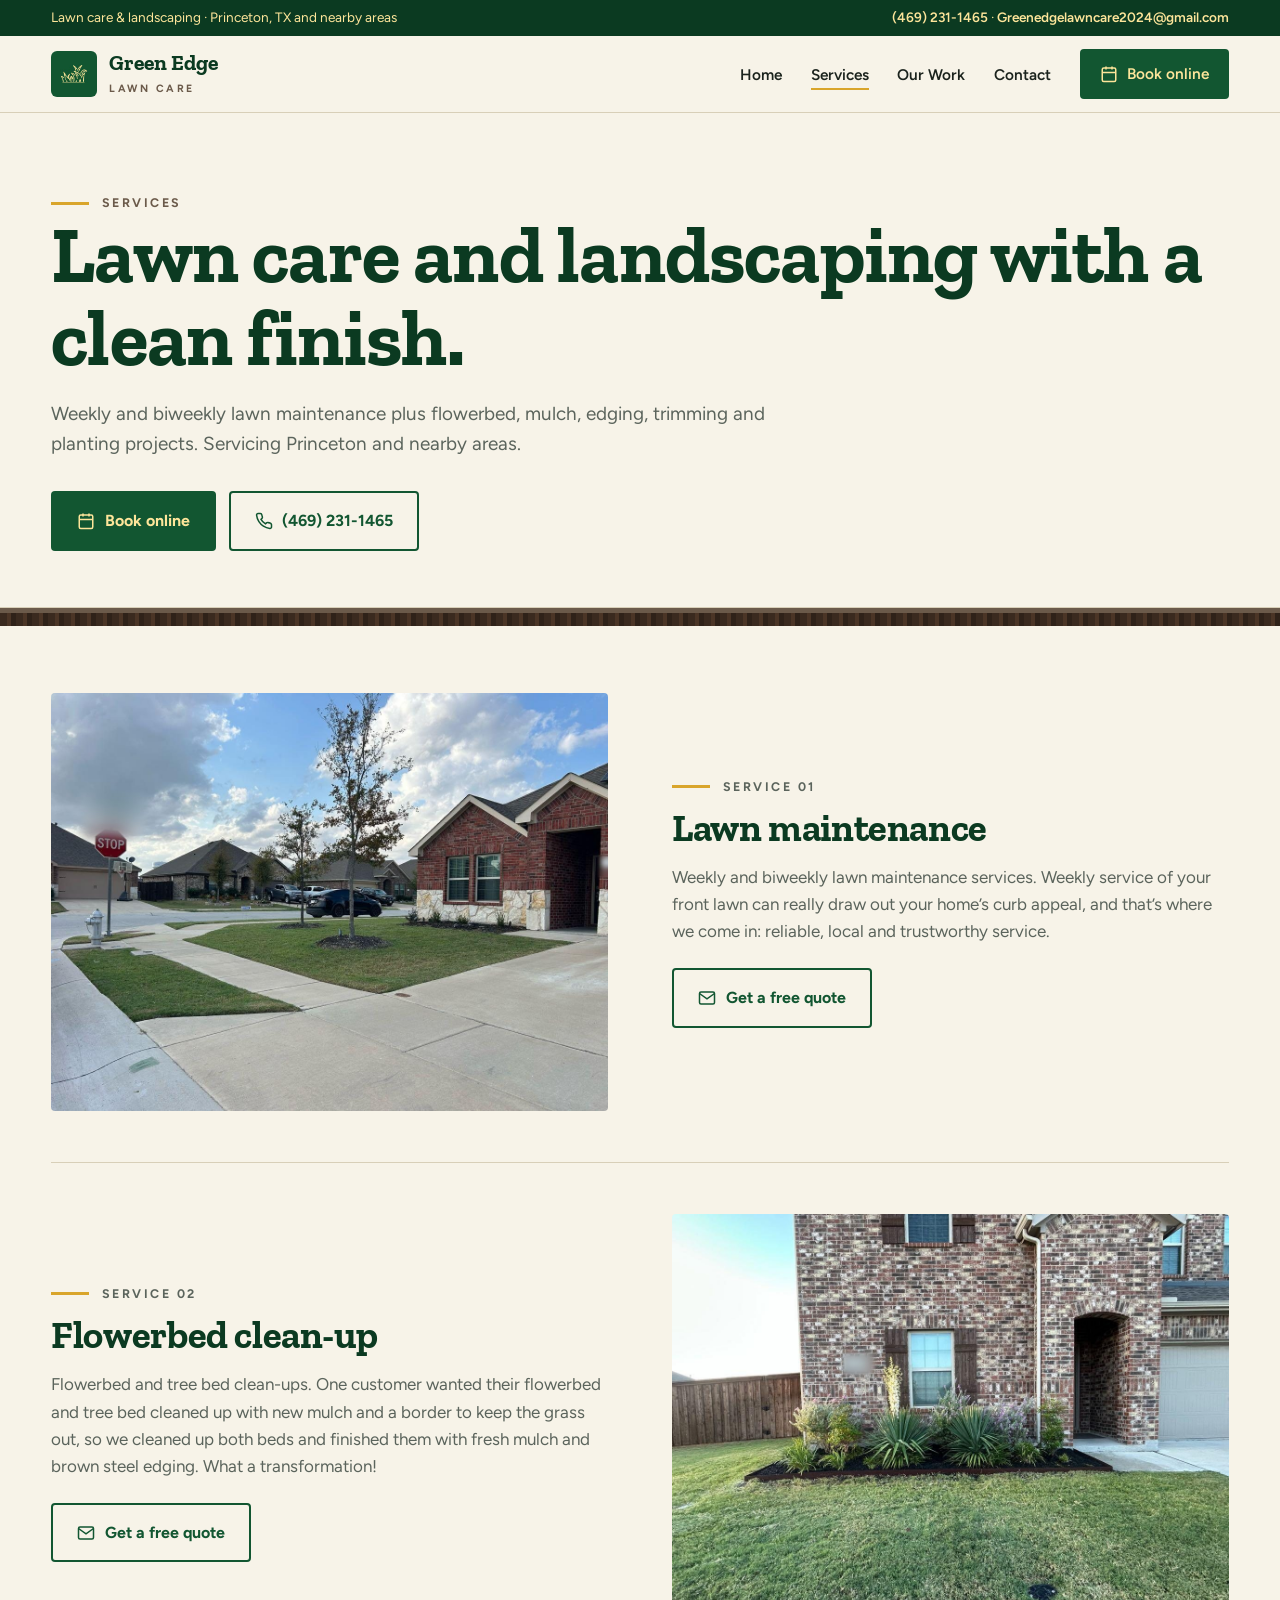
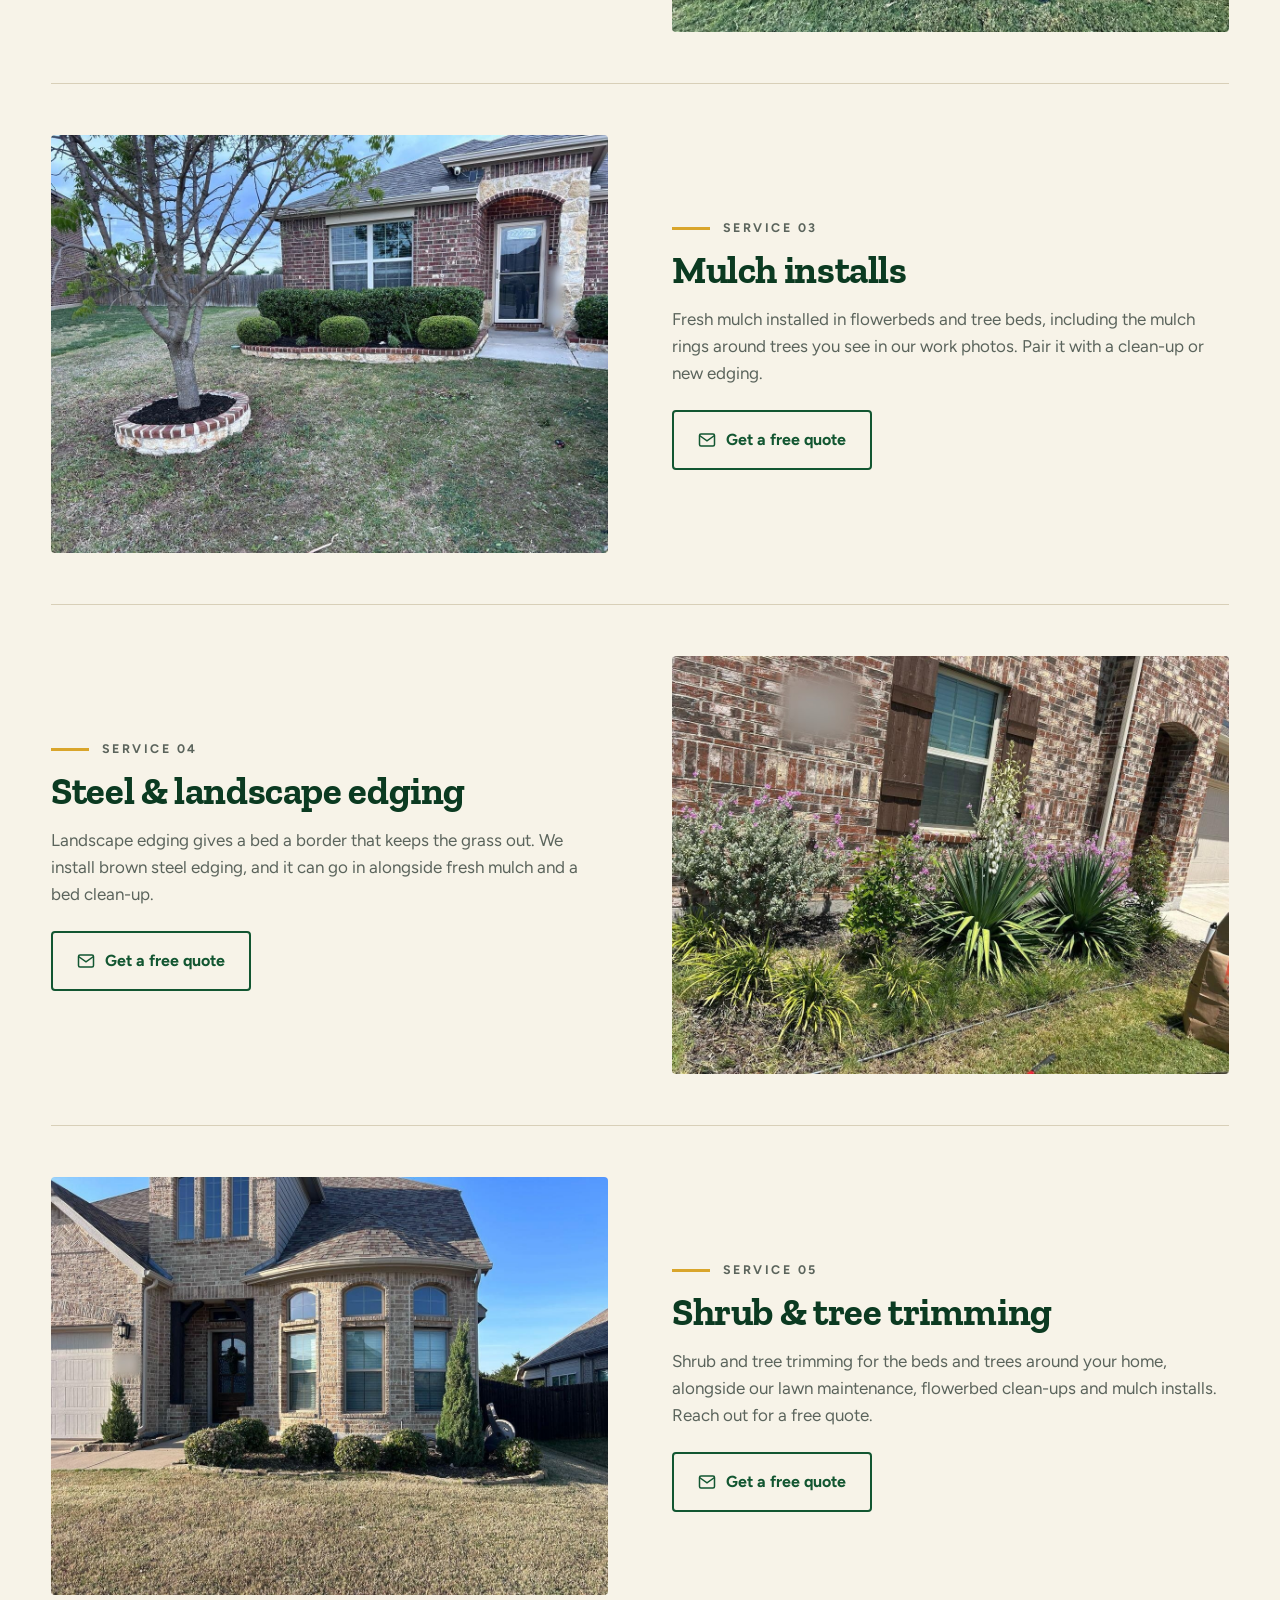
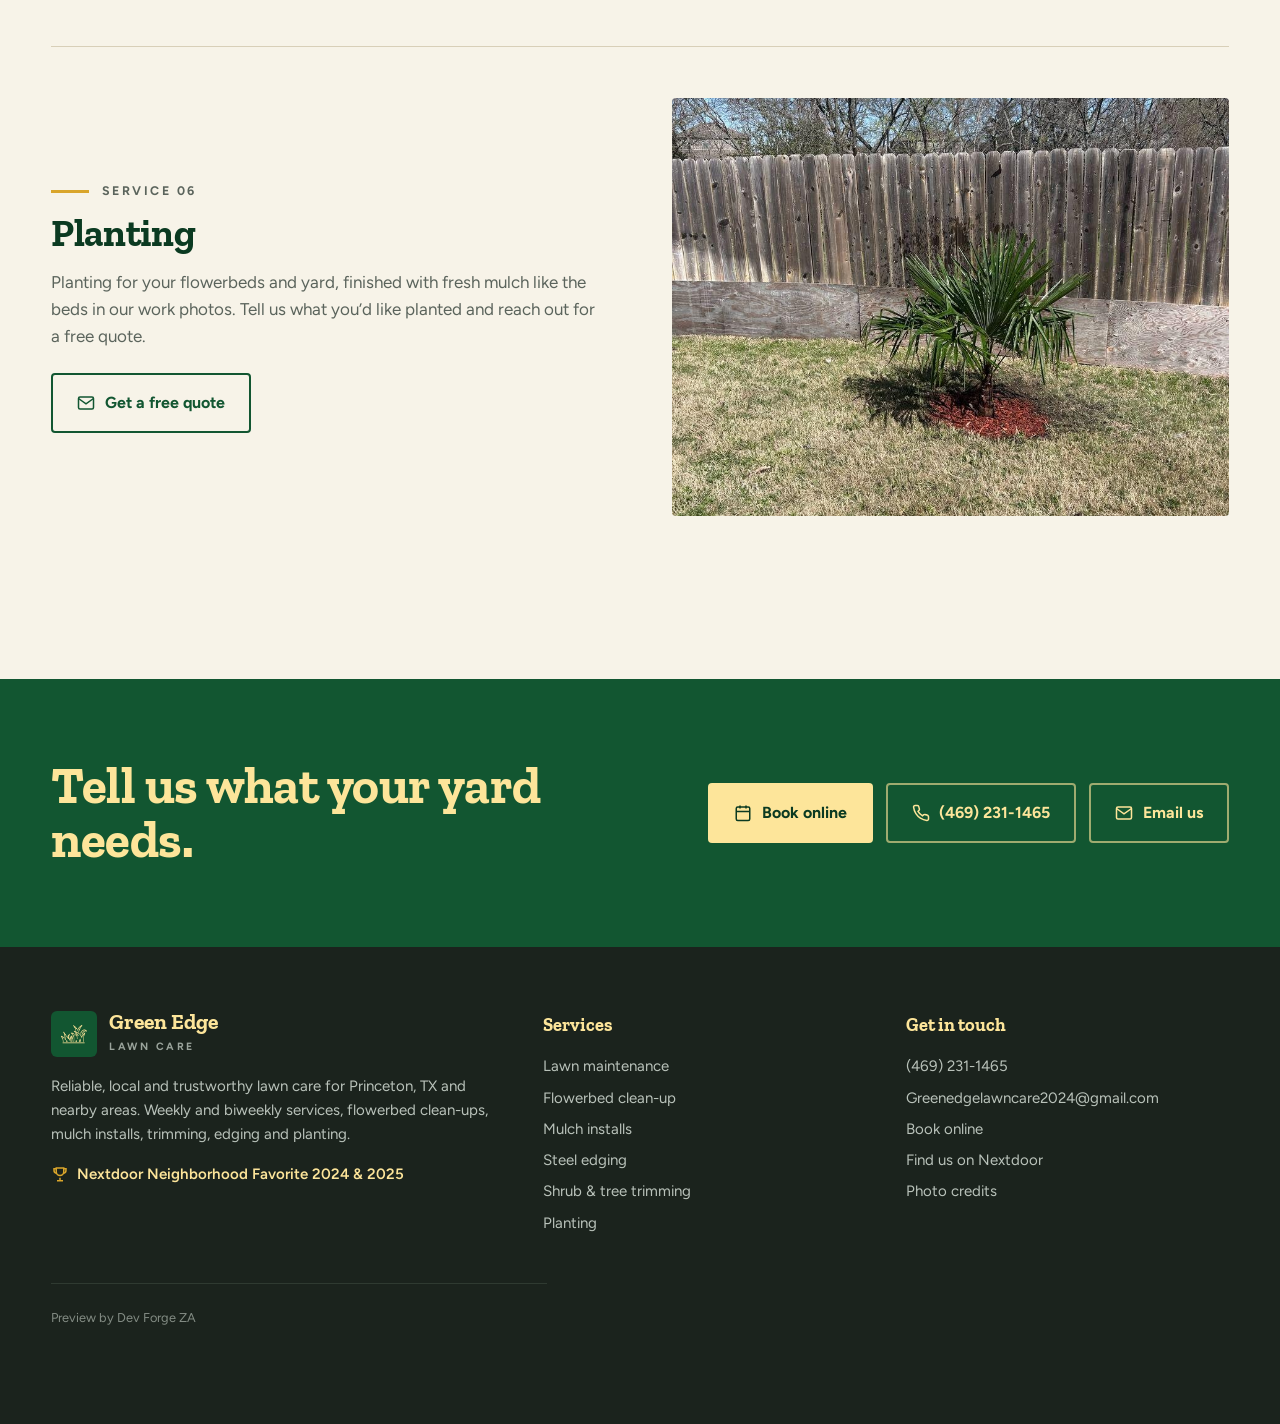
<file: services.html>
<!doctype html>
<html lang="en">
<head>
<meta charset="utf-8">
<meta name="viewport" content="width=device-width,initial-scale=1">
<title>Services | Green Edge Lawn Care, Princeton TX</title>
<meta name="description" content="Lawn maintenance, flowerbed clean-up, mulch installs, steel and landscape edging, shrub and tree trimming, and planting in Princeton, TX.">
<meta name="robots" content="noindex">
<meta name="theme-color" content="#125631">
<meta property="og:title" content="Services | Green Edge Lawn Care, Princeton TX">
<meta property="og:description" content="Lawn maintenance, flowerbed clean-up, mulch installs, steel and landscape edging, shrub and tree trimming, and planting in Princeton, TX.">
<meta property="og:type" content="website">
<meta property="og:url" content="https://rudsrudibotha.github.io/green-edge-lawn-care-preview/services.html">
<meta property="og:image" content="https://rudsrudibotha.github.io/green-edge-lawn-care-preview/images/own-cover.jpg">
<link rel="icon" href="favicon.png">
<link rel="apple-touch-icon" href="apple-touch-icon.png">
<link rel="preconnect" href="https://fonts.googleapis.com">
<link rel="preconnect" href="https://fonts.gstatic.com" crossorigin>
<link href="https://fonts.googleapis.com/css2?family=Figtree:wght@400;500;600;700;800&family=Zilla+Slab:wght@600;700&display=swap" rel="stylesheet">
<link rel="stylesheet" href="styles.css">
</head>
<body>
<div class="strip"><div class="wrap"><span>Lawn care &amp; landscaping · Princeton, TX and nearby areas</span><span><a href="tel:+14692311465"><span class="nw">(469) 231-1465</span></a><span class="hide-sm"> · <a href="mailto:Greenedgelawncare2024@gmail.com?subject=Lawn%20care%20quote"><span class="email">Greenedgelawncare2024@<wbr>gmail.com</span></a></span></span></div></div>
<header class="nav"><div class="wrap">
<a class="brand" href="index.html"><img src="images/own-logo-sm.jpg" alt="Green Edge Lawn Care logo" width="46" height="46"><span><b>Green Edge</b><small>Lawn Care</small></span></a>
<button class="menu-btn" type="button" aria-expanded="false" aria-controls="menu" aria-label="Open menu"><svg class="i-open" viewBox="0 0 24 24" fill="none" stroke="currentColor" stroke-width="2.2" stroke-linecap="round" aria-hidden="true"><path d="M4 7h16M4 12h16M4 17h16"/></svg><svg class="i-close" viewBox="0 0 24 24" fill="none" stroke="currentColor" stroke-width="2.2" stroke-linecap="round" aria-hidden="true"><path d="M6 6l12 12M18 6L6 18"/></svg><span class="mb-t">Menu</span></button>
<ul id="menu"><li><a href="index.html">Home</a></li><li><a href="services.html" aria-current="page">Services</a></li><li><a href="work.html">Our Work</a></li><li><a href="contact.html">Contact</a></li><li><a class="btn btn-green" href="https://www.yardbook.com/businesses/131669" target="_blank" rel="noopener"><svg viewBox="0 0 24 24" fill="none" stroke="currentColor" stroke-width="2"><rect x="3" y="4" width="18" height="18" rx="2"/><path d="M16 2v4M8 2v4M3 10h18"/></svg> Book online</a></li></ul>
</div></header>
<main>

<section class="page-hero"><div class="wrap"><p class="eyebrow">Services</p><h1>Lawn care and landscaping with a clean finish.</h1><p class="lead">Weekly and biweekly lawn maintenance plus flowerbed, mulch, edging, trimming and planting projects. Servicing Princeton and nearby areas.</p>
<div class="hero-ctas" style="margin-top:2rem"><a class="btn btn-green" href="https://www.yardbook.com/businesses/131669" target="_blank" rel="noopener"><svg viewBox="0 0 24 24" fill="none" stroke="currentColor" stroke-width="2"><rect x="3" y="4" width="18" height="18" rx="2"/><path d="M16 2v4M8 2v4M3 10h18"/></svg> Book online</a><a class="btn btn-line" href="tel:+14692311465"><svg viewBox="0 0 24 24" fill="none" stroke="currentColor" stroke-width="2"><path d="M22 16.9v3a2 2 0 0 1-2.2 2 19.8 19.8 0 0 1-8.6-3.1 19.5 19.5 0 0 1-6-6A19.8 19.8 0 0 1 2.1 4.2 2 2 0 0 1 4.1 2h3a2 2 0 0 1 2 1.7c.1.9.4 1.8.7 2.7a2 2 0 0 1-.5 2.1L8 9.8a16 16 0 0 0 6 6l1.3-1.3a2 2 0 0 1 2.1-.4c.9.3 1.8.6 2.7.7a2 2 0 0 1 1.7 2z"/></svg> <span class="nw">(469) 231-1465</span></a></div></div></section>
<div class="edge" aria-hidden="true"></div>
<section style="padding-top:1rem"><div class="wrap"><div class="detail" id="maintenance"><div class="d-img reveal"><img src="images/own-corner-lot-lawn.jpg" alt="Front lawn in a Princeton-area neighborhood, freshly maintained" loading="lazy" width="1200" height="900"></div><div class="reveal"><p class="eyebrow">Service 01</p><h2>Lawn maintenance</h2><p>Weekly and biweekly lawn maintenance services. Weekly service of your front lawn can really draw out your home’s curb appeal, and that’s where we come in: reliable, local and trustworthy service.</p><p style="margin-top:1.4rem"><a class="btn btn-line" href="mailto:Greenedgelawncare2024@gmail.com?subject=Lawn%20care%20quote"><svg viewBox="0 0 24 24" fill="none" stroke="currentColor" stroke-width="2"><rect x="2" y="4" width="20" height="16" rx="2"/><path d="m22 6-10 7L2 6"/></svg> Get a free quote</a></p></div></div><div class="detail" id="flowerbeds"><div class="d-img reveal"><img src="images/own-steel-edging-flowerbed-wide.jpg" alt="Cleaned-up flowerbed with fresh mulch and steel edging against a brick home" loading="lazy" width="1200" height="900"></div><div class="reveal"><p class="eyebrow">Service 02</p><h2>Flowerbed clean-up</h2><p>Flowerbed and tree bed clean-ups. One customer wanted their flowerbed and tree bed cleaned up with new mulch and a border to keep the grass out, so we cleaned up both beds and finished them with fresh mulch and brown steel edging. What a transformation!</p><p style="margin-top:1.4rem"><a class="btn btn-line" href="mailto:Greenedgelawncare2024@gmail.com?subject=Lawn%20care%20quote"><svg viewBox="0 0 24 24" fill="none" stroke="currentColor" stroke-width="2"><rect x="2" y="4" width="20" height="16" rx="2"/><path d="m22 6-10 7L2 6"/></svg> Get a free quote</a></p></div></div><div class="detail" id="mulch"><div class="d-img reveal"><img src="images/own-tree-ring-front-yard.jpg" alt="Mulched tree ring with a stone border around a front-yard tree" loading="lazy" width="1200" height="900"></div><div class="reveal"><p class="eyebrow">Service 03</p><h2>Mulch installs</h2><p>Fresh mulch installed in flowerbeds and tree beds, including the mulch rings around trees you see in our work photos. Pair it with a clean-up or new edging.</p><p style="margin-top:1.4rem"><a class="btn btn-line" href="mailto:Greenedgelawncare2024@gmail.com?subject=Lawn%20care%20quote"><svg viewBox="0 0 24 24" fill="none" stroke="currentColor" stroke-width="2"><rect x="2" y="4" width="20" height="16" rx="2"/><path d="m22 6-10 7L2 6"/></svg> Get a free quote</a></p></div></div><div class="detail" id="edging"><div class="d-img reveal"><img src="images/own-steel-edging-flowerbed-closeup.jpg" alt="Brown steel edging holding a mulched bed of yucca and flowering shrubs" loading="lazy" width="1200" height="900"></div><div class="reveal"><p class="eyebrow">Service 04</p><h2>Steel &amp; landscape edging</h2><p>Landscape edging gives a bed a border that keeps the grass out. We install brown steel edging, and it can go in alongside fresh mulch and a bed clean-up.</p><p style="margin-top:1.4rem"><a class="btn btn-line" href="mailto:Greenedgelawncare2024@gmail.com?subject=Lawn%20care%20quote"><svg viewBox="0 0 24 24" fill="none" stroke="currentColor" stroke-width="2"><rect x="2" y="4" width="20" height="16" rx="2"/><path d="m22 6-10 7L2 6"/></svg> Get a free quote</a></p></div></div><div class="detail" id="trimming"><div class="d-img reveal"><img src="images/own-stone-home-shrubs.jpg" alt="Neatly shaped shrubs in front of a stone home" loading="lazy" width="1200" height="900"></div><div class="reveal"><p class="eyebrow">Service 05</p><h2>Shrub &amp; tree trimming</h2><p>Shrub and tree trimming for the beds and trees around your home, alongside our lawn maintenance, flowerbed clean-ups and mulch installs. Reach out for a free quote.</p><p style="margin-top:1.4rem"><a class="btn btn-line" href="mailto:Greenedgelawncare2024@gmail.com?subject=Lawn%20care%20quote"><svg viewBox="0 0 24 24" fill="none" stroke="currentColor" stroke-width="2"><rect x="2" y="4" width="20" height="16" rx="2"/><path d="m22 6-10 7L2 6"/></svg> Get a free quote</a></p></div></div><div class="detail" id="planting"><div class="d-img reveal"><img src="images/own-palm-planting.jpg" alt="Newly planted palm with a fresh mulch bed along a fence" loading="lazy" width="1200" height="900"></div><div class="reveal"><p class="eyebrow">Service 06</p><h2>Planting</h2><p>Planting for your flowerbeds and yard, finished with fresh mulch like the beds in our work photos. Tell us what you’d like planted and reach out for a free quote.</p><p style="margin-top:1.4rem"><a class="btn btn-line" href="mailto:Greenedgelawncare2024@gmail.com?subject=Lawn%20care%20quote"><svg viewBox="0 0 24 24" fill="none" stroke="currentColor" stroke-width="2"><rect x="2" y="4" width="20" height="16" rx="2"/><path d="m22 6-10 7L2 6"/></svg> Get a free quote</a></p></div></div></div></section>
<section class="cta-band"><div class="wrap">
<h2>Tell us what your yard needs.</h2>
<div class="btns"><a class="btn btn-cream" href="https://www.yardbook.com/businesses/131669" target="_blank" rel="noopener"><svg viewBox="0 0 24 24" fill="none" stroke="currentColor" stroke-width="2"><rect x="3" y="4" width="18" height="18" rx="2"/><path d="M16 2v4M8 2v4M3 10h18"/></svg> Book online</a><a class="btn btn-line-light" href="tel:+14692311465"><svg viewBox="0 0 24 24" fill="none" stroke="currentColor" stroke-width="2"><path d="M22 16.9v3a2 2 0 0 1-2.2 2 19.8 19.8 0 0 1-8.6-3.1 19.5 19.5 0 0 1-6-6A19.8 19.8 0 0 1 2.1 4.2 2 2 0 0 1 4.1 2h3a2 2 0 0 1 2 1.7c.1.9.4 1.8.7 2.7a2 2 0 0 1-.5 2.1L8 9.8a16 16 0 0 0 6 6l1.3-1.3a2 2 0 0 1 2.1-.4c.9.3 1.8.6 2.7.7a2 2 0 0 1 1.7 2z"/></svg> <span class="nw">(469) 231-1465</span></a><a class="btn btn-line-light" href="mailto:Greenedgelawncare2024@gmail.com?subject=Lawn%20care%20quote"><svg viewBox="0 0 24 24" fill="none" stroke="currentColor" stroke-width="2"><rect x="2" y="4" width="20" height="16" rx="2"/><path d="m22 6-10 7L2 6"/></svg> Email us</a></div>
</div></section>
</main>
<footer><div class="wrap">
<div class="foot-grid">
<div><a class="brand" href="index.html"><img src="images/own-logo.jpg" alt="" width="46" height="46" loading="lazy"><span><b>Green Edge</b><small>Lawn Care</small></span></a>
<p style="margin-top:1.1rem">Reliable, local and trustworthy lawn care for Princeton, TX and nearby areas. Weekly and biweekly services, flowerbed clean-ups, mulch installs, trimming, edging and planting.</p>
<p class="foot-fave"><svg viewBox="0 0 24 24" fill="none" stroke="currentColor" stroke-width="2" aria-hidden="true"><path d="M8 21h8M12 17v4M7 4h10v5a5 5 0 0 1-10 0z"/><path d="M17 5h3v2a4 4 0 0 1-4 4M7 5H4v2a4 4 0 0 0 4 4"/></svg><span>Nextdoor Neighborhood Favorite 2024 &amp; 2025</span></p></div>
<div><h4>Services</h4><ul><li><a href="services.html#maintenance">Lawn maintenance</a></li><li><a href="services.html#flowerbeds">Flowerbed clean-up</a></li><li><a href="services.html#mulch">Mulch installs</a></li><li><a href="services.html#edging">Steel edging</a></li><li><a href="services.html#trimming">Shrub &amp; tree trimming</a></li><li><a href="services.html#planting">Planting</a></li></ul></div>
<div><h4>Get in touch</h4><ul><li><a href="tel:+14692311465"><span class="nw">(469) 231-1465</span></a></li><li><a href="mailto:Greenedgelawncare2024@gmail.com?subject=Lawn%20care%20quote"><span class="email">Greenedgelawncare2024@<wbr>gmail.com</span></a></li><li><a href="https://www.yardbook.com/businesses/131669" target="_blank" rel="noopener">Book online</a></li><li><a href="https://nextdoor.com/pages/green-edge-lawn-care-princeton-tx/" target="_blank" rel="noopener">Find us on Nextdoor</a></li><li><a href="SOURCES.txt">Photo credits</a></li></ul></div>
</div>
<p class="disclaimer">Preview by Dev Forge ZA</p>
</div></footer>
<nav class="callbar" aria-label="Quick contact">
<a href="tel:+14692311465"><svg viewBox="0 0 24 24" fill="none" stroke="currentColor" stroke-width="2"><path d="M22 16.9v3a2 2 0 0 1-2.2 2 19.8 19.8 0 0 1-8.6-3.1 19.5 19.5 0 0 1-6-6A19.8 19.8 0 0 1 2.1 4.2 2 2 0 0 1 4.1 2h3a2 2 0 0 1 2 1.7c.1.9.4 1.8.7 2.7a2 2 0 0 1-.5 2.1L8 9.8a16 16 0 0 0 6 6l1.3-1.3a2 2 0 0 1 2.1-.4c.9.3 1.8.6 2.7.7a2 2 0 0 1 1.7 2z"/></svg>Call</a><a href="mailto:Greenedgelawncare2024@gmail.com?subject=Lawn%20care%20quote"><svg viewBox="0 0 24 24" fill="none" stroke="currentColor" stroke-width="2"><rect x="2" y="4" width="20" height="16" rx="2"/><path d="m22 6-10 7L2 6"/></svg>Email</a><a href="https://www.yardbook.com/businesses/131669" target="_blank" rel="noopener"><svg viewBox="0 0 24 24" fill="none" stroke="currentColor" stroke-width="2"><rect x="3" y="4" width="18" height="18" rx="2"/><path d="M16 2v4M8 2v4M3 10h18"/></svg>Book</a>
</nav>
<script>
const b=document.querySelector('.menu-btn'),m=document.getElementById('menu');
const t=b.querySelector('.mb-t');
function setMenu(o){m.classList.toggle('open',o);b.setAttribute('aria-expanded',o);b.setAttribute('aria-label',o?'Close menu':'Open menu');t.textContent=o?'Close':'Menu';}
b.addEventListener('click',()=>setMenu(!m.classList.contains('open')));
document.addEventListener('keydown',e=>{if(e.key==='Escape'&&m.classList.contains('open')){setMenu(false);b.focus();}});
const io=new IntersectionObserver(es=>es.forEach(e=>{if(e.isIntersecting){e.target.classList.add('in');io.unobserve(e.target);}}),{threshold:.12});
document.querySelectorAll('.reveal').forEach(el=>io.observe(el));
</script>
</body>
</html>
</file>
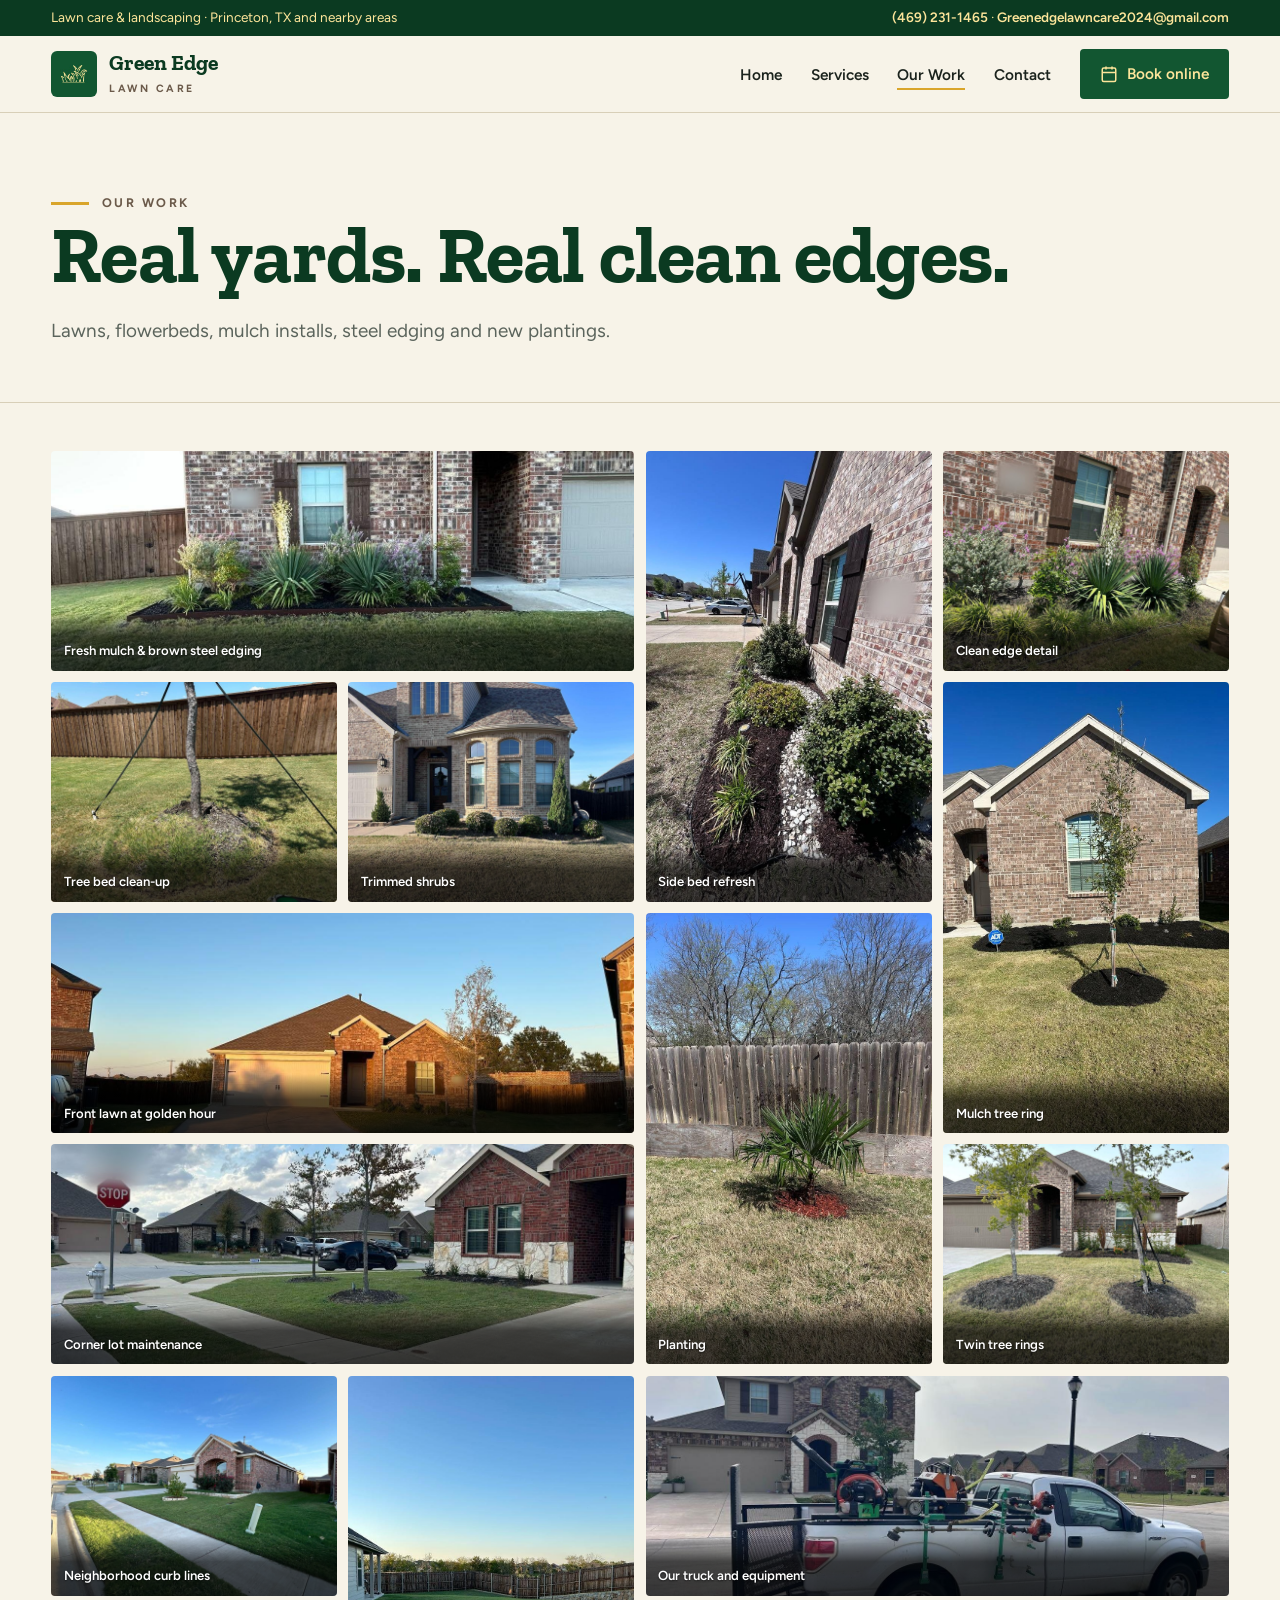
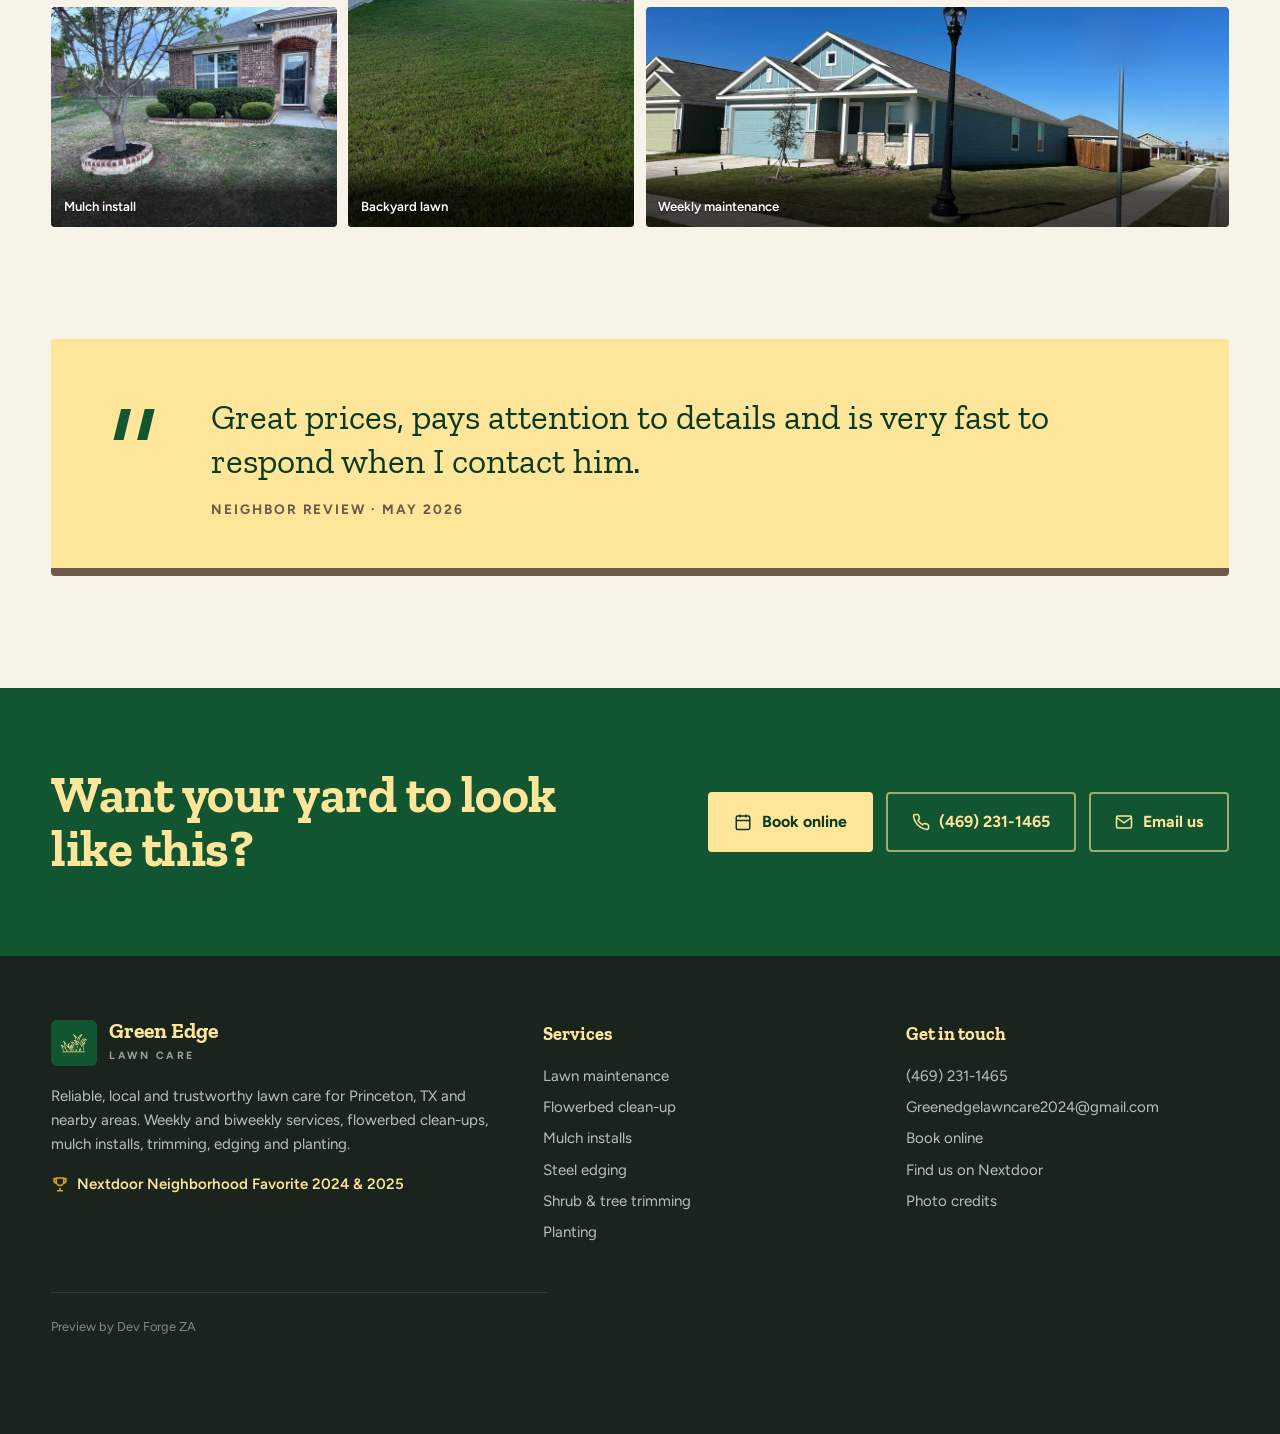
<file: work.html>
<!doctype html>
<html lang="en">
<head>
<meta charset="utf-8">
<meta name="viewport" content="width=device-width,initial-scale=1">
<title>Our Work | Green Edge Lawn Care, Princeton TX</title>
<meta name="description" content="Photos of real lawns, flowerbeds, mulch installs and steel edging by Green Edge Lawn Care around Princeton, TX.">
<meta name="robots" content="noindex">
<meta name="theme-color" content="#125631">
<meta property="og:title" content="Our Work | Green Edge Lawn Care, Princeton TX">
<meta property="og:description" content="Photos of real lawns, flowerbeds, mulch installs and steel edging by Green Edge Lawn Care around Princeton, TX.">
<meta property="og:type" content="website">
<meta property="og:url" content="https://rudsrudibotha.github.io/green-edge-lawn-care-preview/work.html">
<meta property="og:image" content="https://rudsrudibotha.github.io/green-edge-lawn-care-preview/images/own-cover.jpg">
<link rel="icon" href="favicon.png">
<link rel="apple-touch-icon" href="apple-touch-icon.png">
<link rel="preconnect" href="https://fonts.googleapis.com">
<link rel="preconnect" href="https://fonts.gstatic.com" crossorigin>
<link href="https://fonts.googleapis.com/css2?family=Figtree:wght@400;500;600;700;800&family=Zilla+Slab:wght@600;700&display=swap" rel="stylesheet">
<link rel="stylesheet" href="styles.css">
</head>
<body>
<div class="strip"><div class="wrap"><span>Lawn care &amp; landscaping · Princeton, TX and nearby areas</span><span><a href="tel:+14692311465"><span class="nw">(469) 231-1465</span></a><span class="hide-sm"> · <a href="mailto:Greenedgelawncare2024@gmail.com?subject=Lawn%20care%20quote"><span class="email">Greenedgelawncare2024@<wbr>gmail.com</span></a></span></span></div></div>
<header class="nav"><div class="wrap">
<a class="brand" href="index.html"><img src="images/own-logo-sm.jpg" alt="Green Edge Lawn Care logo" width="46" height="46"><span><b>Green Edge</b><small>Lawn Care</small></span></a>
<button class="menu-btn" type="button" aria-expanded="false" aria-controls="menu" aria-label="Open menu"><svg class="i-open" viewBox="0 0 24 24" fill="none" stroke="currentColor" stroke-width="2.2" stroke-linecap="round" aria-hidden="true"><path d="M4 7h16M4 12h16M4 17h16"/></svg><svg class="i-close" viewBox="0 0 24 24" fill="none" stroke="currentColor" stroke-width="2.2" stroke-linecap="round" aria-hidden="true"><path d="M6 6l12 12M18 6L6 18"/></svg><span class="mb-t">Menu</span></button>
<ul id="menu"><li><a href="index.html">Home</a></li><li><a href="services.html">Services</a></li><li><a href="work.html" aria-current="page">Our Work</a></li><li><a href="contact.html">Contact</a></li><li><a class="btn btn-green" href="https://www.yardbook.com/businesses/131669" target="_blank" rel="noopener"><svg viewBox="0 0 24 24" fill="none" stroke="currentColor" stroke-width="2"><rect x="3" y="4" width="18" height="18" rx="2"/><path d="M16 2v4M8 2v4M3 10h18"/></svg> Book online</a></li></ul>
</div></header>
<main>

<section class="page-hero"><div class="wrap"><p class="eyebrow">Our work</p><h1>Real yards. Real clean edges.</h1><p class="lead">Lawns, flowerbeds, mulch installs, steel edging and new plantings.</p></div></section>
<section style="padding-top:3rem"><div class="wrap"><div class="gallery"><figure class="wide reveal"><img src="images/own-steel-edging-flowerbed-wide.jpg" alt="Fresh mulch and brown steel edging by Green Edge Lawn Care" loading="lazy"><figcaption>Fresh mulch &amp; brown steel edging</figcaption></figure><figure class="tall reveal"><img src="images/own-side-bed-mulch-rock.jpg" alt="Side bed refresh by Green Edge Lawn Care" loading="lazy"><figcaption>Side bed refresh</figcaption></figure><figure class=" reveal"><img src="images/own-steel-edging-flowerbed-closeup.jpg" alt="Clean edge detail by Green Edge Lawn Care" loading="lazy"><figcaption>Clean edge detail</figcaption></figure><figure class=" reveal"><img src="images/own-tree-bed-staked.jpg" alt="Tree bed clean-up by Green Edge Lawn Care" loading="lazy"><figcaption>Tree bed clean-up</figcaption></figure><figure class="wide reveal"><img src="images/own-sunset-front-lawn.jpg" alt="Front lawn at golden hour by Green Edge Lawn Care" loading="lazy"><figcaption>Front lawn at golden hour</figcaption></figure><figure class="tall reveal"><img src="images/own-tree-ring-portrait.jpg" alt="Mulch tree ring by Green Edge Lawn Care" loading="lazy"><figcaption>Mulch tree ring</figcaption></figure><figure class=" reveal"><img src="images/own-stone-home-shrubs.jpg" alt="Trimmed shrubs by Green Edge Lawn Care" loading="lazy"><figcaption>Trimmed shrubs</figcaption></figure><figure class="tall reveal"><img src="images/own-palm-planting.jpg" alt="Planting by Green Edge Lawn Care" loading="lazy"><figcaption>Planting</figcaption></figure><figure class="wide reveal"><img src="images/own-corner-lot-lawn.jpg" alt="Corner lot maintenance by Green Edge Lawn Care" loading="lazy"><figcaption>Corner lot maintenance</figcaption></figure><figure class=" reveal"><img src="images/own-twin-tree-rings.jpg" alt="Twin tree rings by Green Edge Lawn Care" loading="lazy"><figcaption>Twin tree rings</figcaption></figure><figure class=" reveal"><img src="images/own-neighborhood-curb.jpg" alt="Neighborhood curb lines by Green Edge Lawn Care" loading="lazy"><figcaption>Neighborhood curb lines</figcaption></figure><figure class="tall reveal"><img src="images/own-backyard-lawn.jpg" alt="Backyard lawn by Green Edge Lawn Care" loading="lazy"><figcaption>Backyard lawn</figcaption></figure><figure class="wide reveal"><img src="images/own-work-truck.jpg" alt="Our truck and equipment by Green Edge Lawn Care" loading="lazy"><figcaption>Our truck and equipment</figcaption></figure><figure class="wide reveal"><img src="images/own-blue-home-street.jpg" alt="Weekly maintenance by Green Edge Lawn Care" loading="lazy"><figcaption>Weekly maintenance</figcaption></figure><figure class=" reveal"><img src="images/own-tree-ring-front-yard.jpg" alt="Mulch install by Green Edge Lawn Care" loading="lazy"><figcaption>Mulch install</figcaption></figure></div></div></section>
<section class="review" style="padding-bottom:clamp(4rem,9vw,7rem)"><div class="wrap">
<div class="review-card reveal"><span class="mark" aria-hidden="true">“</span><div><blockquote>Great prices, pays attention to details and is very fast to respond when I contact him.</blockquote><cite>Neighbor review · May 2026</cite></div></div>
</div></section>
<section class="cta-band"><div class="wrap">
<h2>Want your yard to look like this?</h2>
<div class="btns"><a class="btn btn-cream" href="https://www.yardbook.com/businesses/131669" target="_blank" rel="noopener"><svg viewBox="0 0 24 24" fill="none" stroke="currentColor" stroke-width="2"><rect x="3" y="4" width="18" height="18" rx="2"/><path d="M16 2v4M8 2v4M3 10h18"/></svg> Book online</a><a class="btn btn-line-light" href="tel:+14692311465"><svg viewBox="0 0 24 24" fill="none" stroke="currentColor" stroke-width="2"><path d="M22 16.9v3a2 2 0 0 1-2.2 2 19.8 19.8 0 0 1-8.6-3.1 19.5 19.5 0 0 1-6-6A19.8 19.8 0 0 1 2.1 4.2 2 2 0 0 1 4.1 2h3a2 2 0 0 1 2 1.7c.1.9.4 1.8.7 2.7a2 2 0 0 1-.5 2.1L8 9.8a16 16 0 0 0 6 6l1.3-1.3a2 2 0 0 1 2.1-.4c.9.3 1.8.6 2.7.7a2 2 0 0 1 1.7 2z"/></svg> <span class="nw">(469) 231-1465</span></a><a class="btn btn-line-light" href="mailto:Greenedgelawncare2024@gmail.com?subject=Lawn%20care%20quote"><svg viewBox="0 0 24 24" fill="none" stroke="currentColor" stroke-width="2"><rect x="2" y="4" width="20" height="16" rx="2"/><path d="m22 6-10 7L2 6"/></svg> Email us</a></div>
</div></section>
</main>
<footer><div class="wrap">
<div class="foot-grid">
<div><a class="brand" href="index.html"><img src="images/own-logo.jpg" alt="" width="46" height="46" loading="lazy"><span><b>Green Edge</b><small>Lawn Care</small></span></a>
<p style="margin-top:1.1rem">Reliable, local and trustworthy lawn care for Princeton, TX and nearby areas. Weekly and biweekly services, flowerbed clean-ups, mulch installs, trimming, edging and planting.</p>
<p class="foot-fave"><svg viewBox="0 0 24 24" fill="none" stroke="currentColor" stroke-width="2" aria-hidden="true"><path d="M8 21h8M12 17v4M7 4h10v5a5 5 0 0 1-10 0z"/><path d="M17 5h3v2a4 4 0 0 1-4 4M7 5H4v2a4 4 0 0 0 4 4"/></svg><span>Nextdoor Neighborhood Favorite 2024 &amp; 2025</span></p></div>
<div><h4>Services</h4><ul><li><a href="services.html#maintenance">Lawn maintenance</a></li><li><a href="services.html#flowerbeds">Flowerbed clean-up</a></li><li><a href="services.html#mulch">Mulch installs</a></li><li><a href="services.html#edging">Steel edging</a></li><li><a href="services.html#trimming">Shrub &amp; tree trimming</a></li><li><a href="services.html#planting">Planting</a></li></ul></div>
<div><h4>Get in touch</h4><ul><li><a href="tel:+14692311465"><span class="nw">(469) 231-1465</span></a></li><li><a href="mailto:Greenedgelawncare2024@gmail.com?subject=Lawn%20care%20quote"><span class="email">Greenedgelawncare2024@<wbr>gmail.com</span></a></li><li><a href="https://www.yardbook.com/businesses/131669" target="_blank" rel="noopener">Book online</a></li><li><a href="https://nextdoor.com/pages/green-edge-lawn-care-princeton-tx/" target="_blank" rel="noopener">Find us on Nextdoor</a></li><li><a href="SOURCES.txt">Photo credits</a></li></ul></div>
</div>
<p class="disclaimer">Preview by Dev Forge ZA</p>
</div></footer>
<nav class="callbar" aria-label="Quick contact">
<a href="tel:+14692311465"><svg viewBox="0 0 24 24" fill="none" stroke="currentColor" stroke-width="2"><path d="M22 16.9v3a2 2 0 0 1-2.2 2 19.8 19.8 0 0 1-8.6-3.1 19.5 19.5 0 0 1-6-6A19.8 19.8 0 0 1 2.1 4.2 2 2 0 0 1 4.1 2h3a2 2 0 0 1 2 1.7c.1.9.4 1.8.7 2.7a2 2 0 0 1-.5 2.1L8 9.8a16 16 0 0 0 6 6l1.3-1.3a2 2 0 0 1 2.1-.4c.9.3 1.8.6 2.7.7a2 2 0 0 1 1.7 2z"/></svg>Call</a><a href="mailto:Greenedgelawncare2024@gmail.com?subject=Lawn%20care%20quote"><svg viewBox="0 0 24 24" fill="none" stroke="currentColor" stroke-width="2"><rect x="2" y="4" width="20" height="16" rx="2"/><path d="m22 6-10 7L2 6"/></svg>Email</a><a href="https://www.yardbook.com/businesses/131669" target="_blank" rel="noopener"><svg viewBox="0 0 24 24" fill="none" stroke="currentColor" stroke-width="2"><rect x="3" y="4" width="18" height="18" rx="2"/><path d="M16 2v4M8 2v4M3 10h18"/></svg>Book</a>
</nav>
<script>
const b=document.querySelector('.menu-btn'),m=document.getElementById('menu');
const t=b.querySelector('.mb-t');
function setMenu(o){m.classList.toggle('open',o);b.setAttribute('aria-expanded',o);b.setAttribute('aria-label',o?'Close menu':'Open menu');t.textContent=o?'Close':'Menu';}
b.addEventListener('click',()=>setMenu(!m.classList.contains('open')));
document.addEventListener('keydown',e=>{if(e.key==='Escape'&&m.classList.contains('open')){setMenu(false);b.focus();}});
const io=new IntersectionObserver(es=>es.forEach(e=>{if(e.isIntersecting){e.target.classList.add('in');io.unobserve(e.target);}}),{threshold:.12});
document.querySelectorAll('.reveal').forEach(el=>io.observe(el));
</script>
</body>
</html>
</file>
<file: styles.css>
/* Green Edge Lawn Care — site styles */
:root{
  --green:#125631;      /* from the Green Edge logo */
  --green-deep:#0b3a21;
  --cream:#fde59a;      /* logo cream */
  --paper:#f7f3e8;
  --paper-2:#efe8d6;
  --gold:#d9a52b;
  --steel:#6b5a4a;      /* brown steel edging */
  --ink:#1b231d;
  --muted:#5b645c;
  --line:#d8cfb8;
  --radius:4px;
  --max:1180px;
  --slab:"Zilla Slab",Georgia,serif;
  --sans:"Figtree",system-ui,-apple-system,Segoe UI,Roboto,sans-serif;
}
*{box-sizing:border-box;margin:0;padding:0}
html{scroll-behavior:smooth}
body{font-family:var(--sans);color:var(--ink);background:var(--paper);line-height:1.6;font-size:17px;-webkit-font-smoothing:antialiased}
img{display:block;max-width:100%;height:auto}
a{color:inherit}
.wrap{width:min(var(--max),92vw);margin:0 auto}
h1,h2,h3{font-family:var(--slab);font-weight:700;line-height:1.05;letter-spacing:-.01em;color:var(--green-deep)}
h1{font-size:clamp(2.7rem,6.2vw,5.4rem)}
h2{font-size:clamp(2rem,4vw,3.2rem)}
h3{font-size:1.45rem}
p{max-width:62ch}
.eyebrow{font-family:var(--sans);font-weight:700;font-size:.78rem;letter-spacing:.2em;text-transform:uppercase;color:var(--steel);display:flex;align-items:center;gap:.8rem}
.eyebrow::before{content:"";width:38px;height:3px;background:var(--gold)}
.lead{font-size:1.18rem;color:var(--muted)}

/* ---------- buttons ---------- */
.btn{display:inline-flex;align-items:center;gap:.6rem;padding:.95rem 1.5rem;border-radius:var(--radius);font-weight:700;text-decoration:none;font-size:1rem;border:2px solid transparent;transition:transform .15s,background .15s,color .15s}
.btn:hover{transform:translateY(-2px)}
.btn-green{background:var(--green);color:var(--cream)}
.btn-green:hover{background:var(--green-deep)}
.btn-cream{background:var(--cream);color:var(--green-deep)}
.btn-line{border-color:var(--green);color:var(--green)}
.btn-line:hover{background:var(--green);color:var(--cream)}
.btn-line-light{border-color:rgba(253,229,154,.6);color:var(--cream)}
.btn-line-light:hover{background:var(--cream);color:var(--green-deep)}
.btn svg{width:18px;height:18px}
.nw{white-space:nowrap}
.email{overflow-wrap:normal;word-break:normal}

/* ---------- top strip + nav ---------- */
.strip{background:var(--green-deep);color:var(--cream);font-size:.85rem}
.strip .wrap{display:flex;justify-content:space-between;gap:1rem;padding:.45rem 0;flex-wrap:wrap}
.strip a{text-decoration:none;font-weight:600}
.nav{position:sticky;top:0;z-index:50;background:rgba(247,243,232,.94);backdrop-filter:blur(10px);border-bottom:1px solid var(--line)}
.nav .wrap{display:flex;align-items:center;justify-content:space-between;height:76px;gap:1rem}
.brand{display:flex;align-items:center;gap:.75rem;text-decoration:none}
.brand img{width:46px;height:46px;border-radius:6px}
.brand b{font-family:var(--slab);font-size:1.35rem;color:var(--green-deep);line-height:1}
.brand small{display:block;font-size:.66rem;letter-spacing:.24em;text-transform:uppercase;color:var(--steel);font-weight:700;margin-top:3px}
.nav ul{display:flex;list-style:none;gap:1.8rem;align-items:center}
.nav ul a{text-decoration:none;font-weight:600;font-size:.96rem;position:relative;padding:.3rem 0}
.nav ul a:not(.btn)::after{content:"";position:absolute;left:0;right:0;bottom:-2px;height:2px;background:var(--gold);transform:scaleX(0);transform-origin:left;transition:transform .2s}
.nav ul a:hover::after,.nav ul a[aria-current]::after{transform:scaleX(1)}
.nav .btn{padding:.65rem 1.1rem}
.menu-btn{display:none;background:none;border:2px solid var(--green);border-radius:var(--radius);padding:.45rem .7rem;font-weight:700;color:var(--green);font-family:var(--sans);font-size:.9rem;cursor:pointer}
.menu-btn svg{width:18px;height:18px;flex:none}
.menu-btn .i-close,.menu-btn[aria-expanded="true"] .i-open{display:none}
.menu-btn[aria-expanded="true"] .i-close{display:block}
.menu-btn[aria-expanded="true"]{background:var(--green);color:var(--cream)}
.menu-btn:focus-visible{outline:3px solid var(--gold);outline-offset:2px}

/* ---------- hero ---------- */
.hero{padding:clamp(2.5rem,6vw,5rem) 0 0;position:relative;overflow:hidden}
.hero-grid{display:grid;grid-template-columns:1.05fr .95fr;gap:clamp(2rem,5vw,4.5rem);align-items:end}
.hero-copy{padding-bottom:clamp(2.5rem,6vw,5rem)}
.hero h1 em{font-style:normal;color:var(--green);position:relative;white-space:nowrap}
.hero h1 em::after{content:"";position:absolute;left:0;right:0;bottom:.04em;height:.12em;background:var(--steel)}
.hero .lead{margin:1.5rem 0 2rem}
.hero-ctas{display:flex;gap:.8rem;flex-wrap:wrap}
.hero-facts{display:flex;gap:2rem;margin-top:2.4rem;flex-wrap:wrap;font-size:.92rem;color:var(--muted)}
.hero-facts b{display:block;font-family:var(--slab);font-size:1.25rem;color:var(--green-deep)}
.hero-art{position:relative;align-self:stretch;min-height:520px}
.hero-art .main{position:absolute;inset:0 0 0 12%;border-radius:var(--radius) var(--radius) 0 0;overflow:hidden;background:var(--green)}
.hero-art .main img{width:100%;height:100%;object-fit:cover;object-position:60% 85%}
.hero-art .inset{position:absolute;left:0;bottom:12%;width:44%;border:6px solid var(--paper);border-radius:var(--radius);box-shadow:0 20px 40px rgba(11,58,33,.25);overflow:hidden}
.hero-art .inset img{aspect-ratio:3/4;object-fit:cover;width:100%}
.hero-art .tag{position:absolute;right:1rem;top:1rem;background:var(--green-deep);color:var(--cream);font-size:.78rem;font-weight:700;letter-spacing:.12em;text-transform:uppercase;padding:.5rem .8rem;border-radius:var(--radius)}

/* Neighborhood Favorite badge */
.fave{display:inline-flex;align-items:center;gap:.8rem;margin-top:1.6rem;padding:.6rem 1rem .6rem .7rem;background:var(--cream);border:1px solid var(--gold);border-radius:var(--radius);text-decoration:none;color:var(--green-deep);max-width:100%}
.fave svg{width:30px;height:30px;flex:none;color:var(--steel)}
.fave b{display:block;font-family:var(--slab);font-size:1.1rem;line-height:1.15}
.fave small{display:block;font-size:.78rem;font-weight:600;color:var(--steel);letter-spacing:.02em}
.fave:hover{border-color:var(--green)}
.foot-fave{display:flex;align-items:center;gap:.5rem;margin-top:1rem;color:var(--cream);font-weight:600}
.foot-fave svg{width:18px;height:18px;flex:none;color:var(--gold)}

/* the "clean edge": a steel-edging strip between turf and bed */
.edge{height:18px;background:linear-gradient(var(--steel),var(--steel)) top/100% 5px no-repeat,repeating-linear-gradient(90deg,#3a2a1f 0 7px,#4b3526 7px 11px,#2f2219 11px 16px)}
.edge-rule{display:grid;grid-template-columns:repeat(6,1fr);background:var(--green);color:var(--cream);font-family:var(--slab);font-size:clamp(.95rem,1.6vw,1.2rem)}
.edge-rule span{padding:1rem 1.2rem;border-right:1px solid rgba(253,229,154,.22);display:flex;align-items:center;gap:.6rem}
.edge-rule span:last-child{border-right:0}
.edge-rule span::before{content:"";width:8px;height:8px;background:var(--gold);flex:none}

/* ---------- sections ---------- */
section{padding:clamp(4rem,9vw,7rem) 0}
.sec-head{display:grid;grid-template-columns:1fr 1fr;gap:2rem;align-items:end;margin-bottom:3rem}
.sec-head h2{margin-top:.8rem}

/* about */
.about-grid{display:grid;grid-template-columns:.9fr 1.1fr;gap:clamp(2rem,5vw,5rem);align-items:center}
.about-photo{position:relative}
.about-photo img{border-radius:var(--radius);width:100%;aspect-ratio:4/3.3;object-fit:cover}
.about-photo::after{content:"";position:absolute;left:-14px;right:22%;bottom:-14px;height:5px;background:var(--steel)}
.about blockquote.owner{font-family:var(--slab);font-size:clamp(1.35rem,2.4vw,1.8rem);line-height:1.3;color:var(--green-deep);margin:1.6rem 0;padding-left:1.4rem;border-left:4px solid var(--gold)}
.about p+p{margin-top:1rem}
.sig{margin-top:1.5rem;font-weight:700;color:var(--steel)}

/* services */
.services{background:var(--paper-2);border-top:1px solid var(--line);border-bottom:1px solid var(--line)}
.svc-grid{display:grid;grid-template-columns:repeat(3,1fr);gap:1px;background:var(--line);border:1px solid var(--line)}
.svc{background:var(--paper);padding:0;display:flex;flex-direction:column}
.svc img{aspect-ratio:16/10;object-fit:cover;width:100%}
.svc .body{padding:1.5rem 1.6rem 1.8rem;border-top:5px solid var(--green);flex:1}
.svc .num{font-family:var(--slab);font-size:.95rem;color:#b07f18;font-weight:700}  /* ~3.2:1 on paper */
.svc h3{margin:.35rem 0 .55rem}
.svc p{color:var(--muted);font-size:.98rem}

/* feature: steel edging */
.feature{background:var(--green-deep);color:#e9efe9;position:relative}
.feature h2,.feature h3{color:var(--cream)}
.feature .eyebrow{color:var(--cream)}
.feature-grid{display:grid;grid-template-columns:1fr 1fr;gap:clamp(2rem,5vw,4.5rem);align-items:center}
.feature .pair{display:grid;grid-template-columns:1.2fr .8fr;gap:.8rem}
.feature .pair img{border-radius:var(--radius);height:100%;object-fit:cover;width:100%}
.feature .pair img:first-child{aspect-ratio:4/3}
.feature p{color:#cfdcd2;margin-top:1.2rem}
.feature ul{list-style:none;margin:1.6rem 0 2rem;display:grid;gap:.7rem}
.feature li{display:flex;gap:.8rem;align-items:flex-start}
.feature li::before{content:"";width:16px;height:4px;background:var(--gold);margin-top:.7rem;flex:none}

/* plans */
.plans-grid{display:grid;grid-template-columns:repeat(3,1fr);gap:1.4rem}
.plan{border:1px solid var(--line);background:#fff;border-radius:var(--radius);padding:2rem 1.8rem;display:flex;flex-direction:column;position:relative}
.plan.feat{background:var(--green);border-color:var(--green);color:#e9efe9}
.plan.feat h3,.plan.feat .freq{color:var(--cream)}
.plan .freq{font-family:var(--sans);font-size:.78rem;font-weight:800;letter-spacing:.2em;text-transform:uppercase;color:var(--steel)}
.plan h3{font-size:2rem;margin:.5rem 0 1rem}
.plan ul{list-style:none;display:grid;gap:.55rem;margin:0 0 1.8rem}
.plan li{padding-left:1.4rem;position:relative}
.plan li::before{content:"";position:absolute;left:0;top:.72em;width:.8rem;height:3px;background:var(--gold)}
.plan .quote{max-width:none;margin-top:auto;padding-top:1.2rem;border-top:1px dashed currentColor;font-weight:700;font-size:.92rem;opacity:.9;margin-bottom:1.2rem}
.plan .btn{justify-content:center}
.plan .ribbon{position:absolute;top:-12px;right:1.4rem;background:var(--gold);color:var(--green-deep);font-size:.72rem;font-weight:800;letter-spacing:.14em;text-transform:uppercase;padding:.35rem .7rem;border-radius:var(--radius)}

/* review */
.review{padding:0}
.review-card{display:grid;grid-template-columns:auto 1fr;gap:clamp(1.5rem,4vw,3.5rem);align-items:center;background:var(--cream);border-radius:var(--radius);padding:clamp(2rem,5vw,3.5rem);position:relative;overflow:hidden}
.review-card::after{content:"";position:absolute;left:0;right:0;bottom:0;height:8px;background:var(--steel)}
.review-card .mark{font-family:var(--slab);font-size:9rem;line-height:.7;color:var(--green)}
.review-card blockquote{font-family:var(--slab);font-size:clamp(1.4rem,3vw,2.2rem);line-height:1.25;color:var(--green-deep)}
.review-card cite{display:block;margin-top:1rem;font-style:normal;font-family:var(--sans);font-weight:700;font-size:.85rem;letter-spacing:.14em;text-transform:uppercase;color:var(--steel)}

/* gallery */
.gallery{display:grid;grid-auto-flow:dense;grid-template-columns:repeat(4,1fr);grid-auto-rows:220px;gap:.7rem}
.gallery figure{overflow:hidden;border-radius:var(--radius);position:relative;background:var(--paper-2)}
.gallery img{width:100%;height:100%;object-fit:cover;transition:transform .5s}
.gallery figure:hover img{transform:scale(1.04)}
.gallery .tall{grid-row:span 2}
.gallery .wide{grid-column:span 2}
.gallery figcaption{position:absolute;left:0;bottom:0;right:0;padding:1.8rem .8rem .6rem;font-size:.82rem;font-weight:600;color:#fff;background:linear-gradient(to bottom,rgba(0,0,0,0) 0,rgba(0,0,0,.66) 1.6rem,rgba(0,0,0,.72) 100%);text-shadow:0 1px 2px rgba(0,0,0,.6)}  /* text sits on >=66% black: >=4.5:1 even over a white pixel */

/* area + cta */
.area-grid{display:grid;grid-template-columns:1.1fr .9fr;gap:3rem;align-items:center}
.area-card{background:#fff;border:1px solid var(--line);border-radius:var(--radius);padding:2rem;border-top:6px solid var(--steel)}
.area-card dl{display:grid;gap:1.1rem}
.area-card dt{font-size:.75rem;font-weight:800;letter-spacing:.18em;text-transform:uppercase;color:var(--steel)}
.area-card dd{font-family:var(--slab);font-size:1.3rem;color:var(--green-deep)}
.area-card dd .email{font-size:clamp(1rem,4.2vw,1.3rem)}
.area-card dd a{text-decoration:none}
.area-card dd a:hover{text-decoration:underline}
.cta-band{background:var(--green);color:var(--cream);padding:clamp(3rem,7vw,5rem) 0;position:relative}
.cta-band .wrap{display:flex;justify-content:space-between;align-items:center;gap:2rem;flex-wrap:wrap}
.cta-band h2{color:var(--cream);max-width:18ch}
.cta-band .btns{display:flex;gap:.8rem;flex-wrap:wrap}

/* page hero (inner pages) */
.page-hero{padding:clamp(3rem,7vw,5rem) 0 clamp(2.5rem,5vw,3.5rem);border-bottom:1px solid var(--line)}
.page-hero .lead{margin-top:1.2rem}

/* service detail rows */
.detail{display:grid;grid-template-columns:1fr 1fr;gap:clamp(2rem,5vw,4rem);align-items:center;padding:3.2rem 0;border-bottom:1px solid var(--line)}
.detail:last-child{border-bottom:0}
.detail:nth-child(even) .d-img{order:2}
.detail .d-img img{border-radius:var(--radius);aspect-ratio:4/3;object-fit:cover;width:100%}
.detail h2{font-size:clamp(1.8rem,3vw,2.5rem);margin:.7rem 0 1rem}
.detail p{color:var(--muted)}

/* contact */
.contact-grid{display:grid;grid-template-columns:1fr 1fr;gap:1.4rem}
.c-card{background:#fff;border:1px solid var(--line);border-radius:var(--radius);padding:2rem;display:flex;flex-direction:column;gap:.6rem;text-decoration:none;transition:border-color .2s,transform .2s}
a.c-card:hover{border-color:var(--green);transform:translateY(-3px)}
.c-card .k{font-size:.75rem;font-weight:800;letter-spacing:.18em;text-transform:uppercase;color:var(--steel)}
.c-card .v{font-family:var(--slab);font-size:1.5rem;color:var(--green-deep)}
.c-card .v .email{font-size:clamp(1.05rem,4.4vw,1.5rem)}
.c-card.primary{background:var(--green);border-color:var(--green)}
.c-card.primary .k{color:var(--cream)}
.c-card.primary .v{color:#fff}
.c-card p{color:var(--muted);font-size:.95rem}
.c-card.primary p{color:#cfdcd2}

/* footer */
footer{background:var(--ink);color:#b9c2ba;padding:4rem 0 6rem;font-size:.94rem}
.foot-grid{display:grid;grid-template-columns:1.4fr 1fr 1fr;gap:2.5rem}
footer h4{font-family:var(--slab);color:var(--cream);font-size:1.15rem;margin-bottom:.9rem}
footer a{text-decoration:none}
footer a:hover{color:var(--cream)}
footer ul{list-style:none;display:grid;gap:.45rem}
footer .brand b{color:var(--cream)}
footer .brand small{color:#9aa39b}
.disclaimer{margin-top:3rem;padding-top:1.5rem;border-top:1px solid #2f3a31;font-size:.8rem;color:#838c84}

/* mobile call bar */
.callbar{display:none}

/* reveal */
.reveal{opacity:0;transform:translateY(18px);transition:opacity .7s ease,transform .7s ease}
.reveal.in{opacity:1;transform:none}
@media (prefers-reduced-motion:reduce){.reveal{opacity:1;transform:none;transition:none}html{scroll-behavior:auto}}

/* ---------- responsive ---------- */
@media (max-width:980px){
  .hero-grid,.about-grid,.feature-grid,.area-grid,.detail,.sec-head{grid-template-columns:1fr}
  .detail:nth-child(even) .d-img{order:0}
  .hero-art{min-height:420px}
  .svc-grid,.plans-grid{grid-template-columns:1fr 1fr}
  .edge-rule{grid-template-columns:repeat(3,1fr)}
  .edge-rule span:nth-child(3){border-right:0}
  .edge-rule span:nth-child(-n+3){border-bottom:1px solid rgba(253,229,154,.22)}
  .gallery{grid-template-columns:repeat(2,1fr);grid-auto-rows:190px}
  .foot-grid{grid-template-columns:1fr 1fr}
  .foot-grid>div:first-child{grid-column:1/-1}
  .plans-grid .plan:last-child{grid-column:1/-1}
}
@media (max-width:760px){
  body{font-size:16px}
  .strip .hide-sm{display:none}
  .hero-art{min-height:340px}
  .hero-art .main{left:8%}
  .svc-grid,.plans-grid,.contact-grid,.foot-grid{grid-template-columns:1fr}
  .foot-grid>div:first-child,.plans-grid .plan:last-child{grid-column:auto}
  .edge-rule{grid-template-columns:1fr 1fr}
  .edge-rule span{border-right:0!important;border-bottom:1px solid rgba(253,229,154,.22)}
  .review-card{grid-template-columns:1fr}
  .review-card .mark{font-size:6rem}
  .gallery{grid-auto-rows:150px}
  .cta-band .btns .btn{flex:1;justify-content:center}
  .callbar{display:grid;grid-template-columns:repeat(3,1fr);position:fixed;left:0;right:0;bottom:0;z-index:60;background:var(--green-deep);border-top:3px solid var(--gold);padding-bottom:env(safe-area-inset-bottom)}
  .callbar a{display:flex;flex-direction:column;align-items:center;gap:.2rem;padding:.65rem 0;color:var(--cream);text-decoration:none;font-weight:700;font-size:.8rem}
  .callbar a+a{border-left:1px solid rgba(253,229,154,.2)}
  .callbar svg{width:20px;height:20px}
  footer{padding-bottom:7rem}
}
button{font:inherit}
/* nav: hamburger below 860px, full-width menu rows */
@media (max-width:860px){
  .menu-btn{display:inline-flex;align-items:center;gap:.45rem}
  .nav ul{display:none;position:absolute;top:76px;left:0;right:0;flex-direction:column;align-items:stretch;background:var(--paper);border-bottom:1px solid var(--line);padding:.6rem 4vw 1.4rem;gap:0;box-shadow:0 12px 24px rgba(11,58,33,.12)}
  .nav ul.open{display:flex}
  .nav ul li{width:100%}
  .nav ul a:not(.btn){display:block;width:100%;padding:.85rem .2rem;border-bottom:1px solid var(--line)}
  .nav ul a:not(.btn)::after{display:none}
  .nav ul a[aria-current]{color:var(--green);box-shadow:inset 4px 0 0 var(--gold);padding-left:.9rem}
  .nav ul a.btn{display:flex;width:100%;justify-content:center;margin-top:.9rem;border-bottom:0}
}
@media (max-width:760px){
  .about-photo::after{left:0;right:22%}
  .fave{margin-top:1.3rem}
}
/* 390px: his own hero photo on the first screen */
@media (max-width:760px){
  .hero{padding-top:1rem}
  .hero-grid{gap:1.2rem}
  .hero-art{order:-1;min-height:250px}
  .hero-art .main{left:0;border-radius:var(--radius)}
  .hero-art .inset{width:34%;bottom:-8%;left:auto;right:4%}
  .hero-art .tag{left:.8rem;right:auto;top:.8rem}
  .hero h1{font-size:2.4rem}
  .hero .lead{margin:1rem 0 1.4rem;font-size:1.05rem}
  .hero-copy{padding-bottom:2.2rem}
}
</file>
